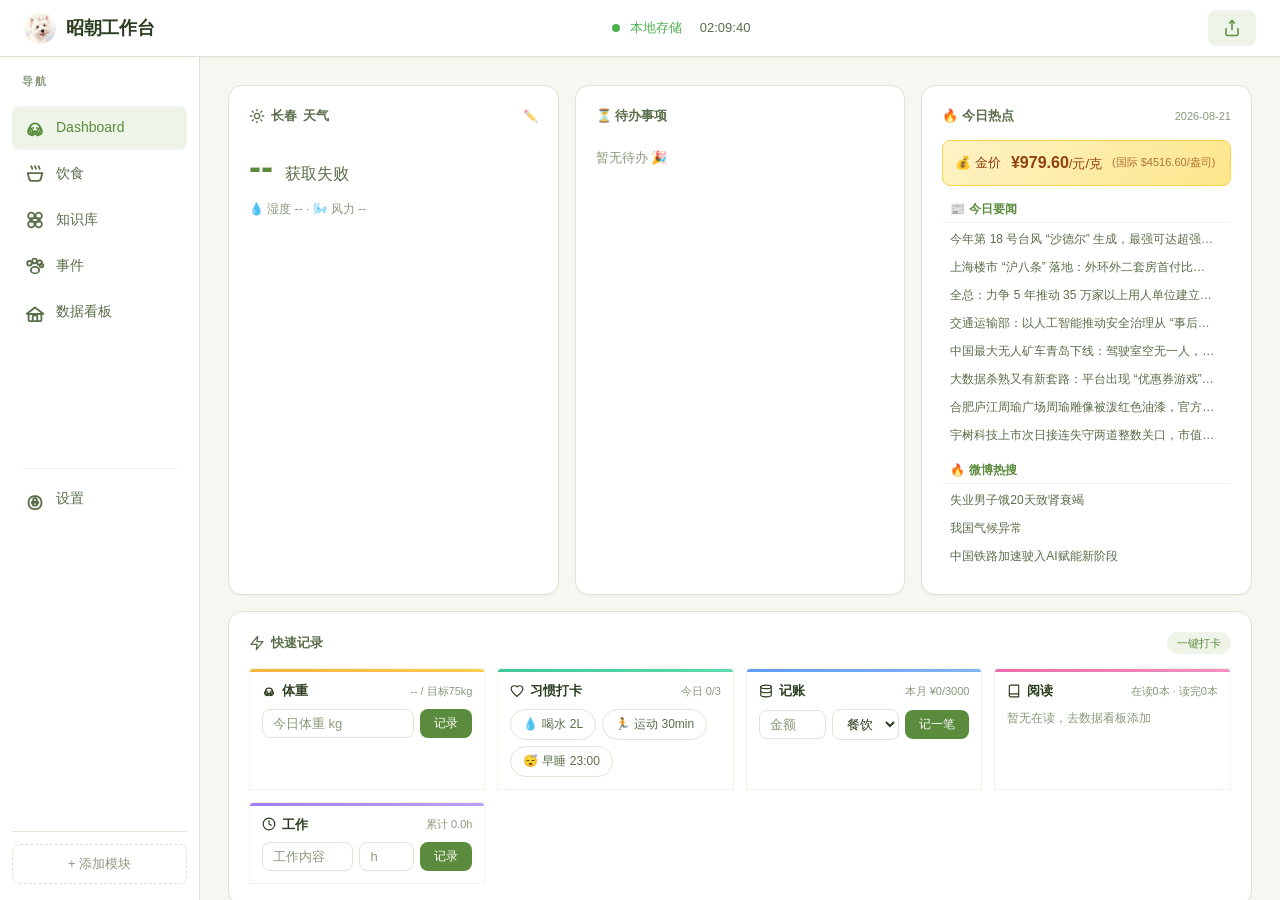
<file: index.html>
<!DOCTYPE html>
<html lang="zh-CN">
<head>
<meta charset="UTF-8">
<meta name="viewport" content="width=device-width, initial-scale=1.0, maximum-scale=1.0, user-scalable=no">
<title>昭朝工作台</title>
<link rel="icon" type="image/jpeg" href="favicon.jpg">
<link rel="apple-touch-icon" href="favicon.jpg">
<link rel="manifest" href="manifest.json">
<meta name="theme-color" content="#4f46e5">
<meta name="apple-mobile-web-app-capable" content="yes">
<meta name="apple-mobile-web-app-status-bar-style" content="default">
<meta name="apple-mobile-web-app-title" content="昭朝工作台">
<link rel="stylesheet" href="style.css">
<!-- Chart.js 不再阻塞首屏：进入数据看板时按需加载（见 app.js loadChartJs） -->
</head>
<body>

<div class="app-container">
  <!-- 顶部状态栏 -->
  <header class="top-bar">
    <div class="logo-area">
      <div class="logo-icon">
        <img src="favicon.jpg" alt="昭朝">
      </div>
      <span class="logo-text">昭朝工作台</span>
    </div>
    <div class="status-area">
      <span class="status-dot pulse"></span>
      <span class="status-text" id="statusText">本地存储</span>
      <span class="time-display" id="timeDisplay">--</span>
    </div>
    <button class="share-btn" onclick="shareWorkspace()" title="分享链接">
      <svg width="18" height="18" viewBox="0 0 24 24" fill="none" stroke="currentColor" stroke-width="2"><path d="M4 12v8a2 2 0 002 2h12a2 2 0 002-2v-8"/><polyline points="16 6 12 2 8 6"/><line x1="12" y1="2" x2="12" y2="15"/></svg>
    </button>
  </header>

  <div class="main-layout">
    <!-- 桌面端侧边栏 -->
    <nav class="sidebar" id="sidebar">
      <div class="nav-header">导航</div>
      <div class="nav-items" id="navItems"></div>
      <div class="nav-divider"></div>
      <div class="nav-items" id="navBottomItems"></div>
      <div class="nav-footer">
        <button class="nav-add-btn" onclick="addModule()">+ 添加模块</button>
      </div>
    </nav>

    <!-- 主内容区 -->
    <main class="content" id="mainContent">
      <!-- Dashboard 页面 -->
      <section class="page active" id="page-dashboard">
        <div class="dashboard-grid" id="dashboardGrid">
          <!-- 动态渲染 -->
        </div>
      </section>

      <!-- 饮食记录页面 -->
      <section class="page" id="page-meals">
        <div class="page-header">
          <h2>🍽️ 饮食记录</h2>
          <span class="page-subtitle">来自饭搭子 · 吃了什么 · 吃得怎么样</span>
          <button class="btn-secondary" onclick="loadMeals(true)" style="margin-left:auto">🔄 刷新</button>
        </div>
        <div id="mealsDiagnostics" class="meals-diagnostics" aria-live="polite"></div>
        <div id="mealsContent"><p style="color:var(--text-muted)">加载中…</p></div>
      </section>

      <!-- 知识库页面 -->
      <section class="page" id="page-knowledge">
        <div class="page-header">
          <h2>📚 知识库</h2>
          <span class="page-subtitle">浏览器本地存储 · 数据私有</span>
          <button class="btn-primary" onclick="toggleKnowledgeForm()" style="margin-left:auto">+ 新建文档</button>
        </div>
        <div class="stats-row" id="knowledgeStats"></div>
        <div class="event-form" id="knowledgeForm" style="display:none">
          <input type="text" id="knowledgeTitle" placeholder="文档标题（如：配电线路故障排查指南）">
          <textarea id="knowledgeContent" placeholder="文档内容（Markdown 格式）" rows="6"></textarea>
          <div style="display:flex;gap:8px;margin-top:4px">
            <button class="btn-primary" onclick="saveKnowledge()">保存到知识库</button>
            <button class="btn-secondary" onclick="toggleKnowledgeForm()">取消</button>
          </div>
        </div>
        <div class="search-box">
          <input type="text" id="knowledgeSearch" placeholder="搜索知识库..." oninput="searchKnowledge()">
        </div>
        <div class="knowledge-list" id="knowledgeList"></div>
      </section>

      <!-- 事件记录页面 -->
      <section class="page" id="page-events">
        <div class="page-header">
          <h2>📅 事件记录</h2>
          <span class="page-subtitle">待办 · 笔记 · 日程</span>
          <button class="btn-primary" onclick="addEvent()">+ 新建事件</button>
        </div>
        <div class="event-form" id="eventForm" style="display:none;">
          <input type="text" id="eventTitle" placeholder="事件标题...（日程可含日期如“明天下午开会”）">
          <textarea id="eventContent" placeholder="事件内容..." rows="3"></textarea>
          <select id="eventType">
            <option value="todo">待办</option>
            <option value="note">笔记</option>
            <option value="schedule">日程</option>
          </select>
          <button class="btn-primary" onclick="saveEvent()">保存</button>
          <button class="btn-secondary" onclick="toggleEventForm()">取消</button>
        </div>
        <!-- 日历视图 -->
        <div class="calendar-view" id="calendarView">
          <div class="cal-nav">
            <button class="cal-nav-btn" onclick="calPrevMonth()">◀</button>
            <span class="cal-month-title" id="calMonthTitle"></span>
            <button class="cal-nav-btn" onclick="calNextMonth()">▶</button>
            <button class="cal-today-btn" onclick="calGoToday()">今天</button>
          </div>
          <div class="cal-weekdays">
            <div class="cal-weekday weekend">日</div><div class="cal-weekday">一</div><div class="cal-weekday">二</div><div class="cal-weekday">三</div><div class="cal-weekday">四</div><div class="cal-weekday">五</div><div class="cal-weekday weekend">六</div>
          </div>
          <div class="cal-grid" id="calGrid"></div>
          <div class="cal-legend" id="calLegend">
            <div class="cal-legend-title">📋 本月日程</div>
            <div class="cal-legend-list" id="calLegendList"></div>
          </div>
        </div>
        <div class="event-list" id="eventList"></div>
      </section>

      <!-- 数据看板页面 -->
      <section class="page" id="page-dashboard-data">
        <div class="page-header">
          <h2>📊 数据看板</h2>
          <span class="page-subtitle">体重 · 习惯 · 记账 · 阅读 · 工作</span>
        </div>
        <div class="data-tabs" id="dataTabs">
          <button class="data-tab active" onclick="switchDataTab('weight')">⚖️ 体重追踪</button>
          <button class="data-tab" onclick="switchDataTab('habits')">✅ 习惯打卡</button>
          <button class="data-tab" onclick="switchDataTab('ledger')">💰 记账本</button>
          <button class="data-tab" onclick="switchDataTab('reading')">📚 阅读记录</button>
          <button class="data-tab" onclick="switchDataTab('worklog')">📋 工作记录</button>
        </div>
        <div class="data-tab-content" id="dataTabContent"></div>
      </section>

      <!-- 管理员后台页面 -->
      <section class="page" id="page-admin">
        <div class="page-header">
          <h2>🔧 管理后台</h2>
          <span class="page-subtitle">用户管理 · 数据统计 · 系统概览</span>
        </div>
        <div class="admin-stats" id="adminStats"></div>
        <div class="settings-section">
          <h3>👥 用户列表</h3>
          <div id="adminUserList"><p style="color:var(--text-muted);font-size:13px">加载中…</p></div>
        </div>
        <div class="settings-section">
          <h3>📊 数据概览</h3>
          <div id="adminDataOverview"><p style="color:var(--text-muted);font-size:13px">加载中…</p></div>
        </div>
      </section>

      <!-- 设置页面 -->
      <section class="page" id="page-settings">
        <div class="page-header">
          <h2>⚙️ 设置</h2>
          <span class="page-subtitle">主题 · 备份 · 关于</span>
        </div>

        <!-- 主题切换 -->
        <div class="settings-section">
          <h3>🎨 主题风格</h3>
          <div class="theme-grid" id="themeGrid"></div>
        </div>

        <!-- 云同步（Supabase，可选） -->
        <div class="settings-section">
          <h3>☁️ 云同步（Supabase）</h3>
          <p style="font-size:13px;color:var(--text-muted);margin-bottom:14px">
            可选：登录后多设备数据自动同步。本地数据始终保留，未登录时一切照旧。
          </p>
          <div id="syncSection"><p style="font-size:12px;color:var(--text-muted)">加载中…</p></div>
        </div>

        <!-- 管理员快捷入口（仅管理员可见，由 sync.js 动态渲染） -->
        <div class="settings-section" id="adminSection" style="display:none"></div>

        <!-- 备份恢复 -->
        <div class="settings-section">
          <h3>💾 数据备份</h3>
          <p style="font-size:13px;color:var(--text-muted);margin-bottom:14px">
            导出所有数据为 JSON 文件。恢复时会将数据导入当前浏览器存储。
          </p>
          <div class="backup-actions">
            <button class="btn-primary" onclick="exportData()">📥 导出数据备份</button>
            <button class="btn-secondary" onclick="document.getElementById('importFile').click()">📤 导入数据恢复</button>
            <button class="btn-secondary" onclick="shareDiaryData()">📝 分享今日日记数据</button>
            <input type="file" id="importFile" accept=".json" style="display:none" onchange="importData(event)">
          </div>
          <p style="font-size:12px;color:var(--text-muted);margin-top:10px">
            ⚠️ 导入会覆盖现有数据，建议先导出备份。「日记数据」是给 Echo Diary 用的当日摘要 JSON（也可直接访问 <a href="?diary=1" target="_blank">?diary=1</a> 获取）。
          </p>
        </div>

        <!-- 关于 -->
        <div class="settings-section">
          <h3>ℹ️ 关于昭朝工作台</h3>
          <div class="about-info">
            <div><strong>版本：</strong>v3.0 邮箱登录+管理后台版</div>
            <div><strong>形态：</strong>西高地白梗小狗 🐶</div>
            <div><strong>技术栈：</strong>HTML/CSS/JS + Chart.js + localStorage + Supabase（可选）</div>
            <div><strong>数据存储：</strong>浏览器 localStorage 优先，可选云同步（登录隔离）</div>
            <div><strong>追踪数据：</strong>体重 · 习惯 · 记账 · 阅读 · 工作 · 饮食（饭搭子）</div>
            <div><strong>信息聚合：</strong>天气 · 热搜 · 快捷入口</div>
            <div><strong>Echo Diary：</strong>?diary=1 导出当日日记数据（供快捷指令/LLM 使用）</div>
            <div><strong>主题：</strong>8 套风格包（灵感源自不一书个人工作台生成器）</div>
            <div><strong>部署：</strong>可托管在任何静态服务（CloudStudio / GitHub Pages / Vercel）</div>
          </div>
        </div>
      </section>
    </main>
  </div>

  <!-- 移动端底部导航 -->
  <nav class="mobile-nav" id="mobileNav"></nav>
</div>

<!-- 知识库文档查看弹窗 -->
<div class="modal-overlay" id="knowledgeModal" style="display:none;" onclick="if(event.target===this)closeKnowledgeModal()">
  <div class="modal-content">
    <div class="modal-header">
      <span class="modal-title" id="kmTitle">文档查看</span>
      <button class="modal-close" onclick="closeKnowledgeModal()">✕</button>
    </div>
    <div class="modal-body">
      <pre class="knowledge-viewer" id="kmContent"></pre>
    </div>
    <div class="modal-footer">
      <button class="btn-primary" id="kmDeleteBtn" style="background:var(--accent-amber)">🗑️ 删除此文档</button>
      <button class="btn-secondary" onclick="closeKnowledgeModal()">关闭</button>
    </div>
  </div>
</div>

<!-- 成就弹窗 -->
<div class="achievement-toast" id="achievementToast" style="display:none;">
  <div class="achievement-content">
    <span class="achievement-icon" id="achievementIcon">⭐</span>
    <div>
      <div class="achievement-name" id="achievementName"></div>
      <div class="achievement-desc" id="achievementDesc"></div>
    </div>
  </div>
</div>

<script>
(function(){
  var params = new URLSearchParams(location.search);
  var s = document.createElement('script');
  if (params.get('diary')) {
    // 日记导出模式：只加载轻量 diary.js，输出当日数据 JSON
    s.src = 'diary.js?v=1';
  } else {
    s.src = 'app.js?v=30';
  }
  document.body.appendChild(s);
  if (!params.get('diary')) {
    // 云同步模块（可选，未配置时不加载任何外部资源）
    var sm = document.createElement('script');
    sm.type = 'module';
    sm.src = 'sync.js?v=11';
    document.body.appendChild(sm);
    // 日记分享按钮函数（普通模式常驻）
    var sd = document.createElement('script');
    sd.src = 'diary.js?v=1';
    document.body.appendChild(sd);
  }
})();
</script>
<script>
(function(){
  if (new URLSearchParams(location.search).get('diary')) return; // 导出模式不需要图标替换
  var c=setInterval(function(){if(typeof petIcon==='function'){clearInterval(c);
document.querySelectorAll('h2').forEach(function(h){var t=h.innerHTML;t=t.replace('📚',petIcon('knowledge',20));t=t.replace('🍽️',petIcon('meals',20));t=t.replace('📅',petIcon('events',20));t=t.replace('📊',petIcon('dashboard-data',20));t=t.replace('⚙️',petIcon('settings',20));h.innerHTML=t;});
document.querySelectorAll('.data-tab').forEach(function(b){var h=b.innerHTML;h=h.replace('⚖️',petIcon('dashboard',14));h=h.replace('✅',petIcon('heart',14));h=h.replace('💰',petIcon('coin',14));h=h.replace('📚',petIcon('book',14));h=h.replace('📋',petIcon('clock',14));b.innerHTML=h;});
var lg=document.querySelector('.cal-legend-title');if(lg)lg.innerHTML=lg.innerHTML.replace('📋',petIcon('events',14));
var ac=document.getElementById('achievementIcon');if(ac)ac.innerHTML=petIcon('trophy',28);
}},50);})();
</script>
</body>
</html>
</file>
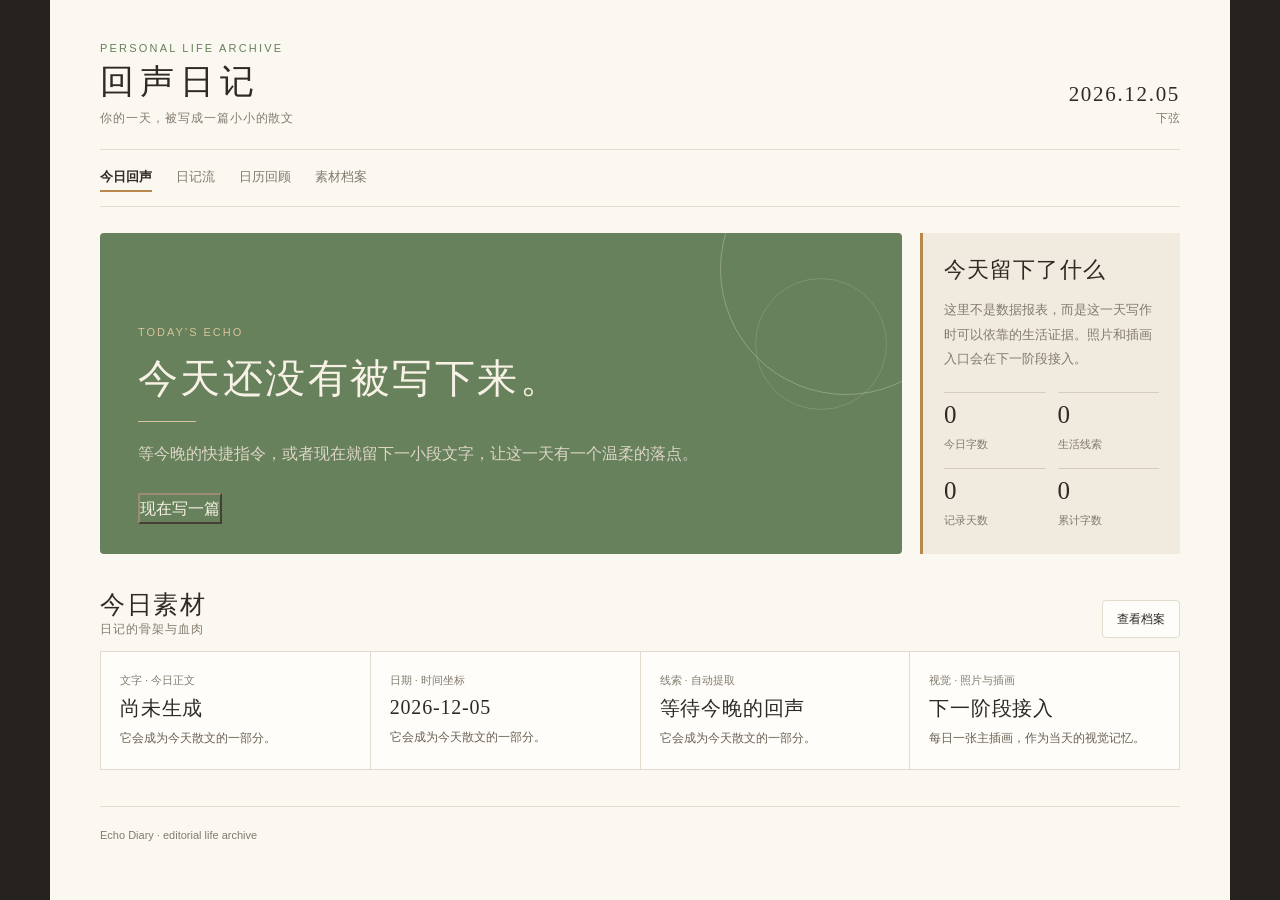
<file: echodiary.html>
<!DOCTYPE html>
<html lang="zh-CN">
<head>
<meta charset="UTF-8">
<meta name="viewport" content="width=device-width, initial-scale=1, viewport-fit=cover, user-scalable=no">
<meta name="theme-color" content="#fbf8f1">
<meta name="apple-mobile-web-app-capable" content="yes">
<meta name="apple-mobile-web-app-status-bar-style" content="default">
<title>回声日记 · Echo Diary</title>
<style>
:root{--paper:#fbf8f1;--paper-deep:#f1eadf;--ink:#2f2a24;--muted:#827a6e;--line:#e3dbce;--leaf:#66815b;--leaf-soft:#e7eee2;--amber:#b8874b;--amber-soft:#f4ead9;--rust:#a65f4d;--white:#fffdf9;--sans:"Noto Sans SC","PingFang SC","Microsoft YaHei",sans-serif;--serif:"Noto Serif SC","Source Han Serif SC","Songti SC","STSong",serif;--hand:"Kaiti SC","STKaiti","FZKai-Z03","KaiTi",serif;--display:"Hiragino Mincho ProN","Yu Mincho","Noto Serif SC","Songti SC",serif}
*{box-sizing:border-box;margin:0;padding:0;-webkit-tap-highlight-color:transparent}html{background:#26231f}body{max-width:1180px;margin:auto;min-height:100vh;background:var(--paper);color:var(--ink);font-family:var(--sans);line-height:1.7;padding:env(safe-area-inset-top) 28px calc(42px + env(safe-area-inset-bottom));}button,input{font:inherit}button{cursor:pointer}a{color:inherit}.shell{max-width:1080px;margin:auto}.mast{display:flex;align-items:flex-end;justify-content:space-between;padding:42px 0 22px;border-bottom:1px solid var(--line)}.brand-kicker{font:11px var(--sans);letter-spacing:.2em;color:var(--leaf);text-transform:uppercase}.brand{font:500 34px var(--display);letter-spacing:.18em;margin-top:5px;text-shadow:0 1px 0 #fff}.brand-sub{font:12px var(--hand);color:var(--muted);margin-top:5px;letter-spacing:.08em}.mast-side{text-align:right;color:var(--muted);font:12px var(--hand)}.mast-side strong{display:block;color:var(--ink);font:500 21px var(--display);font-weight:500;margin-bottom:3px;letter-spacing:.08em}.tabs{display:flex;gap:24px;padding:14px 0;border-bottom:1px solid var(--line);overflow:auto}.tab{border:0;background:none;color:var(--muted);font:13px var(--sans);padding:4px 0;white-space:nowrap;border-bottom:2px solid transparent}.tab.active{color:var(--ink);border-color:var(--amber);font-weight:600}.view{display:none}.view.active{display:block}.today-layout{display:grid;grid-template-columns:minmax(0,1fr) 260px;gap:18px;margin:26px 0 34px}.hero{position:relative;overflow:hidden;background:var(--ink);color:#f8f1e5;min-height:315px;padding:34px 38px 30px;display:flex;flex-direction:column;justify-content:flex-end;border-radius:4px}.hero:before{content:"";position:absolute;right:-70px;top:-90px;width:250px;height:250px;border:1px solid rgba(244,234,217,.3);border-radius:50%}.hero:after{content:"";position:absolute;right:15px;top:45px;width:130px;height:130px;border:1px solid rgba(244,234,217,.17);border-radius:50%}.hero-empty{background:var(--leaf);}.hero-label{font:11px var(--sans);letter-spacing:.18em;color:#d9c29b;text-transform:uppercase;margin-bottom:15px}.hero h1{font:500 40px/1.28 var(--display);letter-spacing:.06em;max-width:720px;position:relative;z-index:1}.hero h1:after{content:"";display:block;width:58px;height:1px;background:#d9c29b;margin-top:17px}.hero p{font:16px/2.15 var(--hand);color:#ded5c7;max-width:650px;margin-top:15px;display:-webkit-box;-webkit-line-clamp:4;-webkit-box-orient:vertical;overflow:hidden;position:relative;z-index:1}.hero-actions{display:flex;gap:9px;margin-top:22px;position:relative;z-index:1}.btn{border:1px solid var(--line);background:var(--white);color:var(--ink);border-radius:4px;padding:8px 14px;font-size:12px}.btn-dark{border-color:#9b8b76;background:transparent;color:#f8f1e5}.btn-leaf{border:0;background:var(--leaf);color:#fff;padding:9px 15px;border-radius:4px;font-size:12px}.aside{background:var(--paper-deep);padding:22px 21px;border-left:3px solid var(--amber);display:flex;flex-direction:column;justify-content:space-between}.aside-title{font:500 22px var(--display);letter-spacing:.05em;margin-bottom:13px}.aside-note{font:13px/1.9 var(--hand);color:var(--muted)}.stat-list{display:grid;grid-template-columns:1fr 1fr;gap:12px;margin-top:20px}.stat{border-top:1px solid #d7cbbb;padding-top:8px}.stat b{display:block;font:25px var(--serif);font-weight:500}.stat span{font-size:11px;color:var(--muted)}.section-head{display:flex;align-items:flex-end;justify-content:space-between;margin:22px 0 13px}.section-head h2{font:500 25px var(--display);letter-spacing:.06em}.section-head p{font:12px var(--hand);color:var(--muted);letter-spacing:.08em}.toolbar{display:flex;gap:9px;align-items:center;flex-wrap:wrap;margin-bottom:15px}.search{flex:1;min-width:180px;border:1px solid var(--line);background:var(--white);padding:9px 12px;border-radius:4px;color:var(--ink);font-size:13px}.select{border:1px solid var(--line);background:var(--white);padding:9px 10px;border-radius:4px;color:var(--ink);font-size:12px}.story-list{display:grid;grid-template-columns:repeat(2,minmax(0,1fr));gap:1px;background:var(--line);border:1px solid var(--line)}.story{background:var(--white);min-height:205px;padding:23px 24px;position:relative;cursor:pointer;transition:background .18s}.story:hover{background:#f7f2e8}.story-date{font-size:11px;color:var(--muted);letter-spacing:.08em}.story-title{font:500 23px/1.4 var(--display);margin:13px 0 8px;letter-spacing:.04em;padding-right:26px}.story-preview{font:15px/2.05 var(--serif);color:#61594e;display:-webkit-box;-webkit-line-clamp:4;-webkit-box-orient:vertical;overflow:hidden}.story-foot{display:flex;gap:6px;flex-wrap:wrap;margin-top:17px}.tag{font-size:10px;color:var(--leaf);background:var(--leaf-soft);padding:2px 7px;border-radius:2px}.fav{position:absolute;right:20px;top:20px;border:0;background:none;color:#c2b8a8;font-size:19px}.fav.on{color:var(--amber)}.empty{padding:65px 18px;text-align:center;color:var(--muted);background:var(--white);grid-column:1/-1}.empty strong{display:block;color:var(--ink);font:24px var(--serif);font-weight:500;margin-bottom:8px}.calendar{border:1px solid var(--line);background:var(--white);padding:20px}.cal-head{display:flex;align-items:center;justify-content:space-between;margin-bottom:16px}.cal-head h2{font:23px var(--serif);font-weight:500}.cal-nav{border:1px solid var(--line);background:var(--paper);padding:5px 9px;color:var(--muted)}.cal-grid{display:grid;grid-template-columns:repeat(7,1fr);gap:5px}.cal-week,.cal-day{min-height:47px;padding:6px;border:1px solid transparent}.cal-week{text-align:center;font-size:11px;color:var(--muted)}.cal-day{background:var(--paper);font-size:12px;position:relative;cursor:pointer}.cal-day.other{opacity:.35}.cal-day.has{border-color:#d1ddc9}.cal-day.today{outline:2px solid var(--amber);outline-offset:-2px}.cal-dot{position:absolute;bottom:7px;left:8px;width:6px;height:6px;border-radius:50%;background:var(--leaf)}.cal-day.fav-day .cal-dot{background:var(--amber)}.materials{display:grid;grid-template-columns:repeat(4,1fr);gap:1px;background:var(--line);border:1px solid var(--line)}.material{background:var(--white);padding:19px}.material small{display:block;color:var(--muted);font-size:11px;margin-bottom:5px}.material b{font:500 20px var(--display);letter-spacing:.04em}.material p{font:12px/1.8 var(--hand);color:#696154;margin-top:5px}.footer{margin-top:36px;border-top:1px solid var(--line);padding-top:19px;color:var(--muted);font-size:11px;display:flex;justify-content:space-between;gap:10px;flex-wrap:wrap}.reader,.editor{position:fixed;inset:0;z-index:50;display:none;overflow-y:auto;background:var(--paper);padding:env(safe-area-inset-top) 28px calc(40px + env(safe-area-inset-bottom))}.reader.open,.editor.open{display:block}.reader-inner,.editor-inner{max-width:760px;margin:auto}.reader-bar,.editor-bar{display:flex;justify-content:space-between;align-items:center;padding:25px 0 16px}.icon-btn{border:0;background:none;color:var(--muted);font-size:14px;padding:8px}.reader-meta{text-align:center;color:var(--muted);font-size:12px;letter-spacing:.14em;margin-top:35px}.reader-title{text-align:center;font:500 39px/1.4 var(--display);letter-spacing:.05em;margin:12px 0 21px}.reader-rule{height:1px;width:58px;background:var(--amber);margin:0 auto 32px}.reader-body{font:18px/2.35 var(--serif);color:#484137;white-space:pre-wrap;text-align:justify;letter-spacing:.03em}.reader-actions{display:flex;justify-content:center;gap:9px;padding:34px 0}.editor-title{font:500 22px var(--display);letter-spacing:.06em}.editor input,.editor textarea{width:100%;border:1px solid var(--line);background:var(--white);border-radius:4px;padding:12px 13px;color:var(--ink);font-size:14px}.editor textarea{height:55vh;resize:none;margin-top:11px;font:16px/2 var(--serif)}#toast{position:fixed;z-index:100;left:50%;top:calc(18px + env(safe-area-inset-top));transform:translateX(-50%);background:var(--ink);color:#f8f1e5;border-radius:4px;padding:9px 15px;font-size:12px;opacity:0;pointer-events:none;transition:opacity .2s}#toast.show{opacity:1}@media(max-width:750px){body{padding-left:16px;padding-right:16px}.mast{padding-top:28px}.brand{font-size:27px}.mast-side strong{font-size:17px}.today-layout{grid-template-columns:1fr}.hero{min-height:330px;padding:28px 25px}.hero h1{font-size:31px}.aside{min-height:190px}.story-list{grid-template-columns:1fr}.materials{grid-template-columns:repeat(2,1fr)}.cal-day{min-height:40px}.reader-title{font-size:30px}.reader-body{font-size:16px}}
</style>
</head>
<body>
<div class="shell">
<header class="mast"><div><div class="brand-kicker">personal life archive</div><div class="brand">回声日记</div><div class="brand-sub">你的一天，被写成一篇小小的散文</div></div><div class="mast-side"><strong id="mastDate"></strong><span id="mastMoon"></span></div></header>
<nav class="tabs"><button class="tab active" data-view="today">今日回声</button><button class="tab" data-view="stories">日记流</button><button class="tab" data-view="calendar">日历回顾</button><button class="tab" data-view="materials">素材档案</button></nav>
<main>
<section class="view active" id="view-today"><div class="today-layout"><div class="hero" id="todayHero"></div><aside class="aside"><div><div class="aside-title">今天留下了什么</div><p class="aside-note">这里不是数据报表，而是这一天写作时可以依靠的生活证据。照片和插画入口会在下一阶段接入。</p></div><div class="stat-list"><div class="stat"><b id="todayWords">0</b><span>今日字数</span></div><div class="stat"><b id="todayTags">0</b><span>生活线索</span></div><div class="stat"><b id="totalDays">0</b><span>记录天数</span></div><div class="stat"><b id="totalWords">0</b><span>累计字数</span></div></div></aside></div><div class="section-head"><div><h2>今日素材</h2><p>日记的骨架与血肉</p></div><button class="btn" onclick="switchView('materials')">查看档案</button></div><div class="materials" id="todayMaterials"></div></section>
<section class="view" id="view-stories"><div class="section-head"><div><h2>日记流</h2><p>把时间翻回去，看看那时的你</p></div><button class="btn-leaf" onclick="openEditor()">写一篇</button></div><div class="toolbar"><input class="search" id="searchInput" placeholder="搜索日期、标题或正文" oninput="renderStories()"><select class="select" id="monthSelect" onchange="renderStories()"><option value="all">全部月份</option></select><button class="btn" id="favFilter" onclick="toggleFavFilter()">只看收藏</button></div><div class="story-list" id="storyList"></div></section>
<section class="view" id="view-calendar"><div class="section-head"><div><h2>日历回顾</h2><p>有文字的日子，会留下一个小点</p></div><button class="btn-leaf" onclick="openEditor()">写一篇</button></div><div class="calendar"><div class="cal-head"><button class="cal-nav" onclick="changeMonth(-1)">上一月</button><h2 id="calTitle"></h2><button class="cal-nav" onclick="changeMonth(1)">下一月</button></div><div class="cal-grid" id="calGrid"></div></div></section>
<section class="view" id="view-materials"><div class="section-head"><div><h2>素材档案</h2><p>文字线索与生活坐标</p></div></div><div class="materials" id="archiveMaterials"></div><div class="empty" style="margin-top:16px"><strong>把生活写下来</strong><p>这里会持续汇集你的文字、日期和生活线索。</p></div></section>
</main>
<footer class="footer"><span>Echo Diary · editorial life archive</span><span id="syncSlot"></span></footer>
</div>
<div class="reader" id="reader"><div class="reader-inner"><div class="reader-bar"><button class="icon-btn" onclick="closeReader()">返回日记流</button><div><button class="icon-btn" onclick="toggleCurrentFavorite()" id="readerFav">收藏</button><button class="icon-btn" onclick="editCurrent()">编辑</button></div></div><div class="reader-meta" id="readerMeta"></div><div class="reader-title" id="readerTitle"></div><div class="reader-rule"></div><div class="reader-body" id="readerBody"></div><div class="reader-actions"><button class="btn" onclick="copyCurrent()">复制全文</button><button class="btn" onclick="deleteCurrent()">删除</button></div></div></div>
<div class="editor" id="editor"><div class="editor-inner"><div class="editor-bar"><button class="icon-btn" onclick="closeEditor()">取消</button><div class="editor-title" id="editorTitle">写一篇</div><button class="btn-leaf" onclick="saveEditor()">保存</button></div><input id="edDate" placeholder="日期 YYYY-MM-DD"><input id="edHead" placeholder="标题（可留空）" style="margin-top:10px"><textarea id="edBody" placeholder="落笔……"></textarea></div></div>
<div id="toast"></div>
<script>
const DKEY='zhaozhao-diary',WEEK=['日','一','二','三','四','五','六'],MOONS=['新月','眉月','上弦','盈凸','满月','亏凸','下弦','残月'];let current=null,favOnly=false,calDate=new Date();
function esc(s){return String(s==null?'':s).replace(/[&<>"']/g,c=>({'&':'&amp;','<':'&lt;','>':'&gt;','"':'&quot;',"'":'&#39;'}[c]));}
function loadDiary(){try{return JSON.parse(localStorage.getItem(DKEY)||'[]');}catch(e){return[];}}
function saveDiary(a){localStorage.setItem(DKEY,JSON.stringify(a));renderAll();}
function fmtDate(d){return d.getFullYear()+'-'+String(d.getMonth()+1).padStart(2,'0')+'-'+String(d.getDate()).padStart(2,'0');}
function monthKey(d){return d.slice(0,7)}
function moonOf(s){const syn=29.530588853,days=(new Date(s+'T12:00:00')-new Date('2000-01-06T18:14:00Z'))/86400000;return MOONS[Math.floor((((days%syn)+syn)%syn)/syn*8)%8];}
function today(){return fmtDate(new Date())}
function tagsOf(x){const text=(x.title||'')+' '+(x.content||''),words=['散步','河边','天气','会议','工作','阅读','晚饭','午饭','朋友','雨','风','月亮','夜','公司','家','秋','累','开心','安静'];return words.filter(w=>text.includes(w)).slice(0,4)}
function toast(s){const t=document.getElementById('toast');t.textContent=s;t.classList.add('show');clearTimeout(toast.t);toast.t=setTimeout(()=>t.classList.remove('show'),2200)}
function sorted(){return loadDiary().slice().sort((a,b)=>a.date<b.date?1:-1)}
function openReader(id){const x=loadDiary().find(a=>a.id===id);if(!x)return;current=x;document.getElementById('readerMeta').textContent=x.date+' · 周'+WEEK[new Date(x.date+'T12:00:00').getDay()]+' · '+moonOf(x.date);document.getElementById('readerTitle').textContent=x.title||'回声';document.getElementById('readerBody').textContent=x.content||'';document.getElementById('readerFav').textContent=x.favorite?'已收藏':'收藏';document.getElementById('reader').classList.add('open')}
function closeReader(){document.getElementById('reader').classList.remove('open')}
function toggleCurrentFavorite(){if(!current)return;const a=loadDiary(),x=a.find(v=>v.id===current.id);if(x){x.favorite=!x.favorite;current=x;saveDiary(a);document.getElementById('readerFav').textContent=x.favorite?'已收藏':'收藏';toast(x.favorite?'已收藏':'已取消收藏')}}
function copyCurrent(){if(!current)return;const text=current.title+'\n\n'+current.content+'\n\n—— 回声日记 '+current.date;if(navigator.clipboard)navigator.clipboard.writeText(text).then(()=>toast('已复制全文'));}
function deleteCurrent(){if(!current||!confirm('确定删除 '+current.date+' 这一篇？'))return;saveDiary(loadDiary().filter(x=>x.id!==current.id));closeReader();toast('已删除')}
function editCurrent(){if(current){closeReader();openEditor(current)}}
function openEditor(x){document.getElementById('editorTitle').textContent=x?'修改日记':'写一篇';document.getElementById('edDate').value=x?x.date:today();document.getElementById('edHead').value=x?(x.title||''):'';document.getElementById('edBody').value=x?(x.content||''):'';document.getElementById('editor').dataset.id=x?x.id:'';document.getElementById('editor').classList.add('open')}
function closeEditor(){document.getElementById('editor').classList.remove('open')}
function saveEditor(){const date=document.getElementById('edDate').value.trim(),title=document.getElementById('edHead').value.trim(),content=document.getElementById('edBody').value.trim();if(!/^\d{4}-\d{2}-\d{2}$/.test(date)){toast('日期格式应为 YYYY-MM-DD');return}if(!content){toast('正文不能为空');return}const a=loadDiary(),id=document.getElementById('editor').dataset.id;let x=id?a.find(v=>v.id===id):{id:'e'+Date.now().toString(36),date,title,content,createdAt:new Date().toISOString()};if(!x)return;x.date=date;x.title=title;x.content=content;if(!id)a.push(x);saveDiary(a);closeEditor();toast('日记已保存')}
function hero(){const x=sorted().find(v=>v.date===today()),h=document.getElementById('todayHero');if(!x){h.className='hero hero-empty';h.innerHTML='<div class="hero-label">Today’s echo</div><h1>今天还没有被写下来。</h1><p>等今晚的快捷指令，或者现在就留下一小段文字，让这一天有一个温柔的落点。</p><div class="hero-actions"><button class="btn-dark" onclick="openEditor()">现在写一篇</button></div>';return}h.className='hero';const first=(x.content||'').split('\n').find(v=>v.trim())||'今天的回声已经收下。';h.innerHTML='<div class="hero-label">Today’s echo · '+esc(x.date)+'</div><h1>'+esc(x.title||first.slice(0,22))+'</h1><p>'+esc(x.content||'')+'</p><div class="hero-actions"><button class="btn-dark" onclick="openReader(\''+esc(x.id)+'\')">进入沉浸阅读</button><button class="btn-dark" onclick="toggleFavoriteById(\''+esc(x.id)+'\')">'+(x.favorite?'已收藏':'收藏这一天')+'</button></div>'}
function toggleFavoriteById(id){const a=loadDiary(),x=a.find(v=>v.id===id);if(x){x.favorite=!x.favorite;saveDiary(a);toast(x.favorite?'已收藏':'已取消收藏')}}
function renderStats(){const a=sorted(),td=a.find(x=>x.date===today()),days=new Set(a.map(x=>x.date));document.getElementById('todayWords').textContent=td?(td.content||'').length:0;document.getElementById('todayTags').textContent=td?tagsOf(td).length:0;document.getElementById('totalDays').textContent=days.size;document.getElementById('totalWords').textContent=a.reduce((n,x)=>n+(x.content||'').length,0);document.getElementById('mastDate').textContent=today().replaceAll('-','.');document.getElementById('mastMoon').textContent=moonOf(today())}
function materials(){const x=sorted().find(v=>v.date===today()),items=x?[['文字','正文',((x.content||'').length)+' 字'],['日期','时间坐标',x.date],['线索','自动提取',tagsOf(x).join(' · ')||'等待更多素材'],['视觉','照片与插画','下一阶段接入']]:[['文字','今日正文','尚未生成'],['日期','时间坐标',today()],['线索','自动提取','等待今晚的回声'],['视觉','照片与插画','下一阶段接入']];return items.map(a=>'<div class="material"><small>'+a[0]+' · '+a[1]+'</small><b>'+esc(a[2])+'</b><p>'+esc(a[0]==='视觉'?'每日一张主插画，作为当天的视觉记忆。':'它会成为今天散文的一部分。')+'</p></div>').join('')}
function renderStories(){const a=sorted(),q=(document.getElementById('searchInput')?.value||'').trim().toLowerCase(),m=document.getElementById('monthSelect')?.value||'all',list=a.filter(x=>(m==='all'||monthKey(x.date)===m)&&(!favOnly||x.favorite)&&(!q||((x.title||'')+' '+(x.content||'')+' '+x.date).toLowerCase().includes(q))),box=document.getElementById('storyList');box.innerHTML=list.length?list.map(x=>{const tags=tagsOf(x);return '<article class="story" onclick="openReader(\''+esc(x.id)+'\')"><button class="fav '+(x.favorite?'on':'')+'" onclick="event.stopPropagation();toggleFavoriteById(\''+esc(x.id)+'\')">'+(x.favorite?'●':'○')+'</button><div class="story-date">'+esc(x.date)+' · 周'+WEEK[new Date(x.date+'T12:00:00').getDay()]+' · '+moonOf(x.date)+'</div><h3 class="story-title">'+esc(x.title||'回声')+'</h3><p class="story-preview">'+esc(x.content||'')+'</p><div class="story-foot">'+tags.map(t=>'<span class="tag">'+esc(t)+'</span>').join('')+'</div></article>'}).join(''):'<div class="empty"><strong>还没有符合条件的回声</strong><p>换个关键词，或者先写下今天。</p></div>'}
function fillMonths(){const s=document.getElementById('monthSelect'),old=s.value||'all',ms=[...new Set(sorted().map(x=>monthKey(x.date)))];s.innerHTML='<option value="all">全部月份</option>'+ms.map(m=>'<option value="'+m+'">'+m.replace('-',' 年 ')+' 月</option>').join('');s.value=ms.includes(old)?old:'all'}
function toggleFavFilter(){favOnly=!favOnly;document.getElementById('favFilter').textContent=favOnly?'显示全部':'只看收藏';renderStories()}
function changeMonth(n){calDate.setMonth(calDate.getMonth()+n);renderCalendar()}
function renderCalendar(){const y=calDate.getFullYear(),m=calDate.getMonth(),a=sorted(),map={};a.forEach(x=>map[x.date]=x);document.getElementById('calTitle').textContent=y+' 年 '+(m+1)+' 月';const first=new Date(y,m,1),start=first.getDay(),last=new Date(y,m+1,0).getDate(),prev=new Date(y,m,0).getDate(),cells=[];['日','一','二','三','四','五','六'].forEach(d=>cells.push('<div class="cal-week">'+d+'</div>'));for(let i=0;i<42;i++){const num=i-start+1,d=new Date(y,m,num),key=fmtDate(d),x=map[key],other=num<1||num>last;cells.push('<div class="cal-day '+(other?'other ':'')+(x?'has ':'')+(key===today()?'today ':'')+(x&&x.favorite?'fav-day':'')+'" onclick="'+(x?'openReader(\''+esc(x.id)+'\')':'')+'">'+d.getDate()+(x?'<i class="cal-dot"></i>':'')+'</div>')}document.getElementById('calGrid').innerHTML=cells.join('')}
function switchView(v){document.querySelectorAll('.tab').forEach(t=>t.classList.toggle('active',t.dataset.view===v));document.querySelectorAll('.view').forEach(x=>x.classList.toggle('active',x.id==='view-'+v));if(v==='stories'){fillMonths();renderStories()}if(v==='calendar')renderCalendar()}
function renderAll(){hero();renderStats();document.getElementById('todayMaterials').innerHTML=materials();document.getElementById('archiveMaterials').innerHTML=materials();fillMonths();renderStories();renderCalendar()}
document.querySelectorAll('.tab').forEach(t=>t.addEventListener('click',()=>switchView(t.dataset.view)));
(function handleSave(){if(location.hash.indexOf('#save')!==0)return;const q=new URLSearchParams(location.hash.slice(5)),date=q.get('d')||today(),title=(q.get('t')||'').trim(),content=q.get('c')||'';if(content&&/^\d{4}-\d{2}-\d{2}$/.test(date)){const a=loadDiary(),old=a.find(x=>x.date===date&&x.auto),item={id:old?old.id:'a'+date.replace(/-/g,''),date,title,content,auto:true,createdAt:new Date().toISOString(),favorite:old?!!old.favorite:false};if(old)a[a.indexOf(old)]=item;else a.push(item);localStorage.setItem(DKEY,JSON.stringify(a))}history.replaceState(null,'',location.pathname)})();
function buildNav(){renderAll()}
renderAll();
</script>
<script type="module" src="sync.js?v=10"></script>
</body>
</html>
</file>
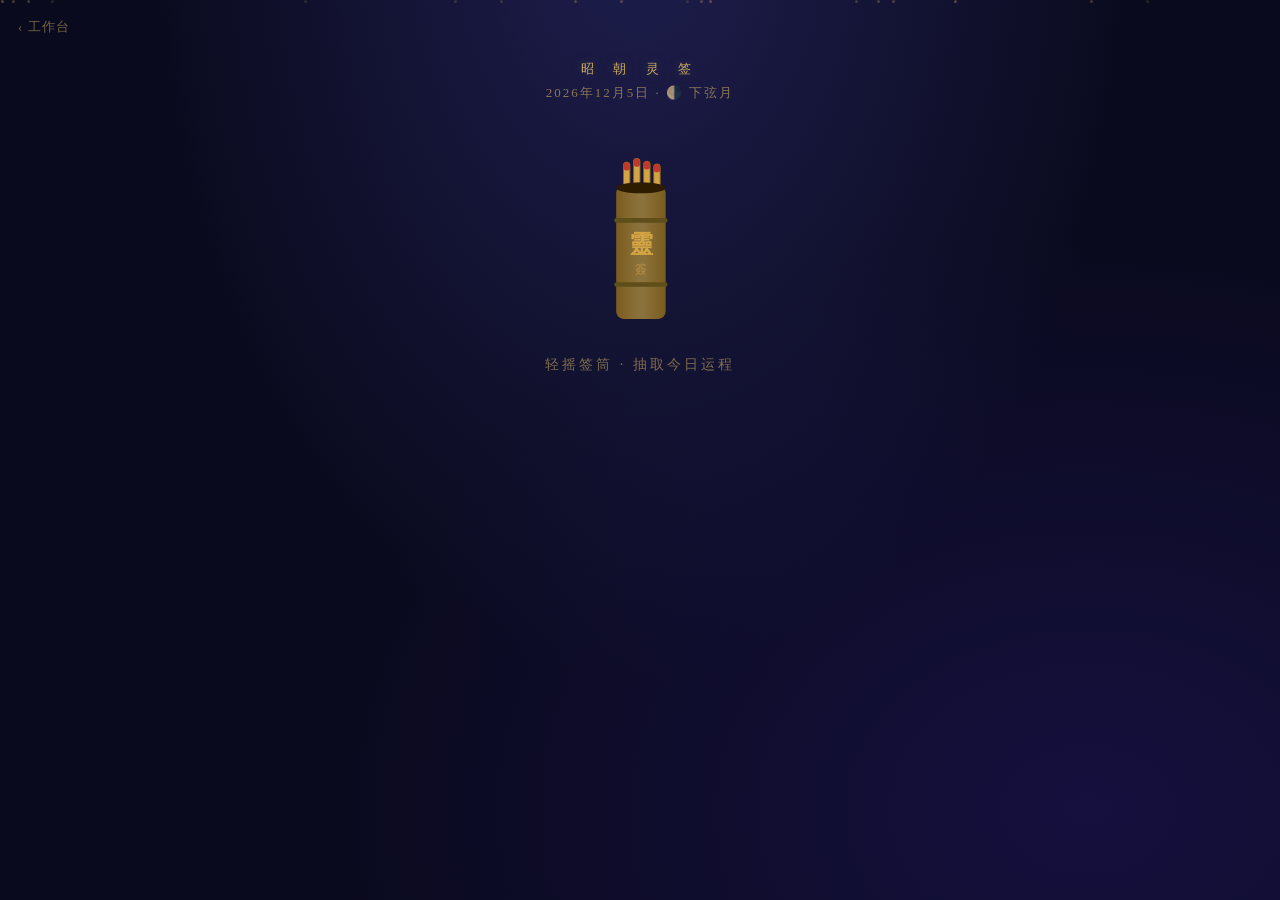
<file: fortune.html>
<!DOCTYPE html>
<html lang="zh-CN">
<head>
<meta charset="UTF-8">
<meta name="viewport" content="width=device-width,initial-scale=1,maximum-scale=1,user-scalable=no">
<meta name="apple-mobile-web-app-capable" content="yes">
<meta name="theme-color" content="#0a0a1e">
<title>昭朝灵签 · 今日小签</title>
<style>
*{margin:0;padding:0;box-sizing:border-box}
html{font-size:16px}
body{
  min-height:100vh;
  display:flex;flex-direction:column;align-items:center;justify-content:flex-start;
  padding:60px 16px 40px;
  background:radial-gradient(ellipse at 50% -10%,#1e1e4e 0%,transparent 55%),radial-gradient(ellipse at 85% 90%,#15103e 0%,transparent 50%),#0a0a1e;
  font-family:"Noto Serif SC","Songti SC","STSong",serif;
  overflow-x:hidden;color:#3e2723;-webkit-tap-highlight-color:transparent;
}
.particles{position:fixed;inset:0;pointer-events:none;overflow:hidden;z-index:0}
.particle{position:absolute;width:3px;height:3px;background:#c9a961;border-radius:50%;animation:float 9s linear infinite}
@keyframes float{0%{transform:translateY(105vh) translateX(0);opacity:0}8%{opacity:.35}92%{opacity:.35}100%{transform:translateY(-5vh) translateX(30px);opacity:0}}
.back-link{position:fixed;top:18px;left:18px;color:rgba(201,169,97,.55);font-size:13px;text-decoration:none;z-index:10;letter-spacing:1px}
.back-link:active{color:#c9a961}
.page-title{color:#c9a961;font-size:13px;letter-spacing:8px;margin-bottom:6px;text-shadow:0 0 12px rgba(201,169,97,.25);z-index:1}
.date-header{color:rgba(201,169,97,.65);font-size:13px;letter-spacing:2px;margin-bottom:24px;z-index:1}

/* ===== 摇签 ===== */
.shake-stage{display:flex;flex-direction:column;align-items:center;gap:20px;animation:fadeUp .6s ease;z-index:1}
.shake-stage.hidden{display:none}
@keyframes fadeUp{from{opacity:0;transform:translateY(20px)}to{opacity:1;transform:translateY(0)}}
.bamboo-holder{width:110px;height:190px;position:relative;cursor:pointer;animation:sway 3s ease-in-out infinite}
@keyframes sway{0%,100%{transform:rotate(-2.5deg)}50%{transform:rotate(2.5deg)}}
.bamboo-holder.shaking{animation:shakeHard .09s linear infinite}
@keyframes shakeHard{0%{transform:translate(0,0) rotate(-7deg)}25%{transform:translate(3px,-2px) rotate(7deg)}50%{transform:translate(-2px,1px) rotate(-7deg)}75%{transform:translate(2px,0) rotate(7deg)}100%{transform:translate(0,0) rotate(-7deg)}}
.bamboo-tube{width:100%;height:100%}
.shake-hint{color:#c9a961;font-size:14px;letter-spacing:3px;opacity:.6;animation:pulse 2.5s ease-in-out infinite}
@keyframes pulse{0%,100%{opacity:.35}50%{opacity:.85}}

/* ===== 签卡 ===== */
.fortune-card{display:none;width:100%;max-width:370px;background:linear-gradient(175deg,#faf4ea 0%,#f3e4cf 100%);border-radius:14px;position:relative;box-shadow:0 20px 60px rgba(0,0,0,.45),0 0 0 1px rgba(201,169,97,.3);overflow:hidden;z-index:1}
.fortune-card.shown{display:block;animation:reveal .7s cubic-bezier(.34,1.56,.64,1)}
@keyframes reveal{0%{transform:scale(.5) rotate(-4deg);opacity:0}55%{transform:scale(1.04) rotate(1.5deg);opacity:1}100%{transform:scale(1) rotate(0);opacity:1}}
.card-border{margin:7px;border:2px solid #8b1a1a;border-radius:9px;padding:30px 22px 20px;position:relative}
.card-border::before{content:'';position:absolute;inset:4px;border:1px solid rgba(201,169,97,.35);border-radius:6px;pointer-events:none}
.fortune-num{position:absolute;top:-18px;left:50%;transform:translateX(-50%);width:52px;height:52px;border-radius:50%;background:linear-gradient(135deg,#c0392b,#8b1a1a);display:flex;align-items:center;justify-content:center;font-size:20px;font-weight:bold;color:#ffd700;box-shadow:0 4px 14px rgba(0,0,0,.35);border:3px solid #ffd700;z-index:2}
.fortune-level{text-align:center;font-size:26px;font-weight:bold;color:#8b1a1a;margin:8px 0 18px;letter-spacing:5px}
.poem-section{display:flex;flex-direction:row-reverse;justify-content:center;gap:5px;margin:0 auto 22px;min-height:115px}
.poem-line{writing-mode:vertical-rl;text-orientation:upright;font-size:18px;letter-spacing:5px;font-family:"STKaiti","KaiTi","楷体",serif;color:#3e2723;line-height:1.6}
.yi-ji{display:flex;gap:10px;margin-bottom:18px}
.yi-ji-col{flex:1;background:rgba(139,26,26,.04);border-radius:8px;padding:12px 10px}
.yi-ji-label{text-align:center;font-size:20px;font-weight:bold;margin-bottom:8px;font-family:"STKaiti","KaiTi","楷体",serif}
.yi-label{color:#c0392b}.ji-label{color:#5d4037}
.yi-ji-items{list-style:none;font-size:12px;color:#5d4037;line-height:1.9}
.yi-ji-items li{padding:1px 0}
.lucky-row{display:flex;align-items:center;justify-content:center;gap:10px;margin-bottom:14px}
.color-swatch{width:28px;height:28px;border-radius:50%;border:2px solid rgba(201,169,97,.4);box-shadow:0 2px 6px rgba(0,0,0,.12)}
.color-name{font-size:13px;color:#5d4037}
.stars{text-align:center;margin-bottom:14px;font-size:16px;letter-spacing:3px;color:#c9a961}
.interpretation{background:rgba(139,26,26,.03);border-left:3px solid #c9a961;padding:11px 13px;border-radius:0 8px 8px 0;font-size:12.5px;line-height:1.9;color:#5d4037;margin-bottom:16px}
.seal{position:absolute;bottom:14px;right:14px;width:44px;height:44px;background:#c0392b;border-radius:4px;display:flex;align-items:center;justify-content:center;transform:rotate(-7deg);opacity:.82}
.seal-text{color:#fff;font-size:11px;font-weight:bold;text-align:center;line-height:1.25;font-family:"STKaiti","KaiTi",serif}
.actions{display:flex;gap:8px;justify-content:center;padding:0 22px 20px}
.action-btn{flex:1;padding:9px 14px;border:none;border-radius:8px;font-size:13px;cursor:pointer;transition:transform .15s;font-family:inherit}
.btn-primary{background:linear-gradient(135deg,#8b1a1a,#c0392b);color:#fff}
.btn-secondary{background:transparent;border:1px solid #8b1a1a;color:#8b1a1a}
.action-btn:active{transform:scale(.95)}
.toast{position:fixed;bottom:30px;left:50%;transform:translateX(-50%) translateY(120px);background:rgba(0,0,0,.88);color:#c9a961;padding:10px 22px;border-radius:22px;font-size:13px;transition:transform .3s;z-index:100}
.toast.show{transform:translateX(-50%) translateY(0)}
@media(max-width:380px){.poem-line{font-size:16px;letter-spacing:4px}.fortune-level{font-size:24px}}
</style>
</head>
<body>

<div class="particles" id="particles"></div>
<a class="back-link" href="index.html">‹ 工作台</a>

<div class="page-title">昭 朝 灵 签</div>

<!-- 摇签阶段 -->
<div class="shake-stage" id="shakeStage">
  <div class="date-header" id="dateHeader"></div>
  <div class="bamboo-holder" id="bambooHolder" onclick="shake()">
    <svg class="bamboo-tube" viewBox="0 0 120 200" fill="none">
      <g><rect x="42" y="14" width="7" height="36" rx="3" fill="#d4a544" stroke="#8b6914" stroke-width="1"/><rect x="42" y="14" width="7" height="9" rx="3" fill="#c0392b"/></g>
      <g><rect x="53" y="10" width="7" height="40" rx="3" fill="#d4a544" stroke="#8b6914" stroke-width="1"/><rect x="53" y="10" width="7" height="9" rx="3" fill="#c0392b"/></g>
      <g><rect x="64" y="13" width="7" height="37" rx="3" fill="#d4a544" stroke="#8b6914" stroke-width="1"/><rect x="64" y="13" width="7" height="9" rx="3" fill="#c0392b"/></g>
      <g><rect x="75" y="16" width="7" height="34" rx="3" fill="#d4a544" stroke="#8b6914" stroke-width="1"/><rect x="75" y="16" width="7" height="9" rx="3" fill="#c0392b"/></g>
      <rect x="34" y="40" width="54" height="145" rx="8" fill="#7a5c1e"/>
      <rect x="34" y="40" width="54" height="145" rx="8" fill="url(#shine)" opacity=".13"/>
      <ellipse cx="61" cy="42" rx="27" ry="6" fill="#2d1c00"/>
      <rect x="32" y="75" width="58" height="5" rx="2" fill="#5d4e1a"/>
      <rect x="32" y="145" width="58" height="5" rx="2" fill="#5d4e1a"/>
      <text x="61" y="112" text-anchor="middle" font-size="26" fill="#d4a544" font-family="STKaiti,serif" font-weight="bold">靈</text>
      <text x="61" y="135" text-anchor="middle" font-size="13" fill="#d4a544" font-family="STKaiti,serif" opacity=".65">簽</text>
      <defs><linearGradient id="shine" x1="0" y1="0" x2="1" y2="0"><stop offset="0%" stop-color="#fff" stop-opacity="0"/><stop offset="45%" stop-color="#fff" stop-opacity="1"/><stop offset="55%" stop-color="#fff" stop-opacity="1"/><stop offset="100%" stop-color="#fff" stop-opacity="0"/></linearGradient></defs>
    </svg>
  </div>
  <div class="shake-hint" id="shakeHint">轻摇签筒 · 抽取今日运程</div>
</div>

<!-- 签卡 -->
<div class="fortune-card" id="fortuneCard">
  <div class="card-border">
    <div class="fortune-num" id="fNum">1</div>
    <div class="fortune-level" id="fLevel">大吉</div>
    <div class="poem-section" id="fPoem"></div>
    <div class="yi-ji">
      <div class="yi-ji-col"><div class="yi-ji-label yi-label">宜</div><ul class="yi-ji-items" id="fYi"></ul></div>
      <div class="yi-ji-col"><div class="yi-ji-label ji-label">忌</div><ul class="yi-ji-items" id="fJi"></ul></div>
    </div>
    <div class="lucky-row">
      <div class="color-swatch" id="fColor"></div>
      <span class="color-name" id="fColorName"></span>
    </div>
    <div class="stars" id="fStars"></div>
    <div class="interpretation" id="fInterp"></div>
    <div class="seal"><div class="seal-text">昭朝<br>灵签</div></div>
  </div>
  <div class="actions">
    <button class="action-btn btn-secondary" onclick="reshake()">再抽一签</button>
    <button class="action-btn btn-primary" onclick="shareFortune()">分享</button>
  </div>
</div>

<div class="toast" id="toast"></div>

<script>
// ===== 数据池 =====
var POEMS = {
  '大吉':[
    ['春风得意时','花开满枝头','一鹤冲天去','万里见青州'],
    ['金榜题名日','紫气东来时','万事皆如意','福星照前程'],
    ['鲤鱼跃龙门','一飞冲九霄','今日遂平生','来日更上层']
  ],
  '中吉':[
    ['采菊东篱下','悠然见南山','拨云见日出','前途渐宽平'],
    ['山重水复处','柳暗花明时','莫愁无知己','天下谁不识'],
    ['行到水穷处','坐看云起时','偶然值林叟','谈笑还复归']
  ],
  '小吉':[
    ['细雨润无声','闲花落满庭','小楼听春雨','明朝卖杏花'],
    ['微风拂柳斜','燕子衔春泥','且将一杯茶','闲看落日迟'],
    ['晴空一鹤飞','诗情到碧霄','虽无大风浪','亦自得逍遥']
  ],
  '平':[
    ['人生若初见','何事悲画扇','等闲变心故','却道心易变'],
    ['花开堪折时','直须折花枝','莫待无花日','空折枯树枝'],
    ['谁家玉笛声','散入春风里','此夜闻折柳','何人不起情']
  ],
  '末吉':[
    ['莫听打叶声','何妨且徐行','竹杖胜快马','烟雨任平生'],
    ['抽刀断水流','举杯消愁愁','不如归去休','扁舟泛中流'],
    ['行路多岐路','长风会有时','直挂云帆去','济沧海有时']
  ]
};
var YI_POOL=['早起迎晨光','静心读书','散步透气','写日记','记账理财','认真吃早餐','多饮温水','整理书桌','联系老友','听一首好歌','泡一壶茶','列今日计划','晒太阳','少刷手机','记一件好事','早睡安神','冥想十分钟','逛书店','给家人打电话','独处片刻'];
var JI_POOL=['熬夜伤身','暴饮暴食','冲动消费','久坐不动','过度刷手机','忘记记账','跳过习惯打卡','情绪化决定','空腹喝咖啡','拖延症发作','深夜网购','与他人比较','纠结已发生','忘记喝水','赖床太久','边走边看手机','带情绪回消息','一次定太多计划'];
var COLORS=[{n:'朱砂红',h:'#c0392b'},{n:'靛青蓝',h:'#2c3e50'},{n:'松石绿',h:'#16a085'},{n:'暖橘黄',h:'#e67e22'},{n:'月白',h:'#dfe4ea'},{n:'黛紫',h:'#6c3483'},{n:'檀木棕',h:'#8b6914'},{n:'胭脂粉',h:'#e8a0bf'},{n:'青瓷',h:'#a8c8a8'},{n:'墨黑',h:'#2c2c2c'},{n:'杏黄',h:'#f0c419'},{n:'天青',h:'#5dade2'}];
var MOON_EMOJI=['🌑','🌒','🌓','🌔','🌕','🌖','🌗','🌘'];
var MOON_NAMES=['新月','蛾眉月','上弦月','盈凸月','满月','亏凸月','下弦月','残月'];

// ===== 工具 =====
function fmtDate(d){var y=d.getFullYear();var m=(''+(d.getMonth()+1)).padStart(2,'0');var dd=(''+d.getDate()).padStart(2,'0');return y+'-'+m+'-'+dd}
function hashStr(s){var h=5381;for(var i=0;i<s.length;i++){h=((h<<5)+h+s.charCodeAt(i))&0x7fffffff}return h}
function moonPhase(dateStr){var d=new Date(dateStr);var base=new Date('2000-01-06T18:14:00Z');var syn=29.530588;var days=(d-base)/86400000;var ph=((days%syn)+syn)%syn;var idx=Math.floor(ph/3.6912)%8;return{emoji:MOON_EMOJI[idx],name:MOON_NAMES[idx]}}

// ===== 读数据 =====
function readData(){
  var d={};
  try{d.events=JSON.parse(localStorage.getItem('zhaozhao-events')||'[]')}catch(e){d.events=[]}
  try{d.habits=JSON.parse(localStorage.getItem('zhaozhao-habits')||'[]')}catch(e){d.habits=[]}
  try{d.weight=JSON.parse(localStorage.getItem('zhaozhao-weight')||'[]')}catch(e){d.weight=[]}
  try{d.reading=JSON.parse(localStorage.getItem('zhaozhao-reading')||'{}')}catch(e){d.reading={}}
  try{d.meals=JSON.parse(localStorage.getItem('zhaozhao-meals-cache')||'{}')}catch(e){d.meals={}}
  try{d.diary=JSON.parse(localStorage.getItem('zhaozhao-diary')||'[]')}catch(e){d.diary=[]}
  d.weatherCity=localStorage.getItem('zhaozhao-weather-city')||'长春';
  return d;
}

// ===== 运势计算 =====
function calcLevel(data){
  var today=fmtDate(new Date());
  var score=50;
  // 习惯打卡
  if(data.habits&&data.habits.length){
    var done=0;
    for(var i=0;i<data.habits.length;i++){
      var h=data.habits[i];
      if(!h.records)continue;
      var recs=Array.isArray(h.records)?h.records:Object.keys(h.records);
      if(recs.indexOf(today)>=0||recs.some(function(r){return r===today||r.indexOf(today)>=0}))done++;
    }
    score+=(done/data.habits.length)*25;
  }
  // 今日事件
  var ev=(data.events||[]).filter(function(e){return e.date===today||e.date===today.replace(/-/g,'/')});
  score+=Math.min(ev.length*3,12);
  // 回声日记
  if((data.diary||[]).some(function(x){return x.date===today}))score+=8;
  // 体重记录存在
  if((data.weight||[]).length)score+=3;
  score=Math.max(15,Math.min(95,score));
  if(score>=80)return{level:'大吉',stars:5,score:score};
  if(score>=65)return{level:'中吉',stars:4,score:score};
  if(score>=50)return{level:'小吉',stars:3,score:score};
  if(score>=35)return{level:'平',stars:2,score:score};
  return{level:'末吉',stars:1,score:score};
}

function pickItems(pool,seed,count){
  var items=[],used={},s=seed;
  while(items.length<count&&items.length<pool.length){
    s=hashStr(''+s);
    var idx=s%pool.length;
    if(!used[idx]){used[idx]=1;items.push(pool[idx])}
  }
  return items;
}

// ===== 签解（融入真实数据） =====
function genInterp(data,level){
  var today=fmtDate(new Date());
  var parts=[];
  if(data.habits&&data.habits.length){
    var done=0;
    for(var i=0;i<data.habits.length;i++){
      var h=data.habits[i];
      if(!h.records)continue;
      var recs=Array.isArray(h.records)?h.records:Object.keys(h.records);
      if(recs.indexOf(today)>=0||recs.some(function(r){return r===today||r.indexOf(today)>=0}))done++;
    }
    if(done>0)parts.push('习惯打卡 '+done+'/'+data.habits.length);
  }
  var ev=(data.events||[]).filter(function(e){return e.date===today});
  if(ev.length)parts.push('今日记事 '+ev.length+' 条');
  if(data.meals&&data.meals.data&&data.meals.data.meals){
    var tm=data.meals.data.meals.filter(function(m){return m.date===today});
    if(tm.length){
      var food=tm[0].food_name||tm[0].description||'美食';
      parts.push('今日餐食 '+food);
    }
  }
  if(data.weight&&data.weight.length){
    var w=data.weight[data.weight.length-1];
    if(w&&w.weight)parts.push('体重 '+w.weight+'kg');
  }
  if((data.diary||[]).some(function(x){return x.date===today}))parts.push('已写回声日记');
  parts.push(data.weatherCity+'的天气');
  var prefix={大吉:'天时地利人和，',中吉:'运势平稳有福，',小吉:'小有波折无妨，',平:'平淡度日亦安，',末吉:'宜守不宜进，'}[level]||'';
  var suffix={大吉:'趁势而为，事半功倍。',中吉:'稳步前行，自有收获。',小吉:'不必在意，过眼云烟。',平:'平淡是真，安然度日。',末吉:'守成为上，静待时机。'}[level]||'';
  return prefix+(parts.length?parts.join('，')+'。':'心静自然凉。')+suffix;
}

// ===== 生成签 =====
var drawCount=0;
var currentFortune=null;
function generateFortune(){
  var data=readData();
  var li=calcLevel(data);
  var today=fmtDate(new Date());
  drawCount++;
  var seed=hashStr(today+'_'+drawCount);
  var poems=POEMS[li.level];
  var poem=poems[seed%poems.length];
  var yiN=2+(seed%2);
  var yiItems=pickItems(YI_POOL,seed,yiN);
  var jiItems=pickItems(JI_POOL,seed>>3,2);
  var color=COLORS[seed%COLORS.length];
  var num=(seed%100)+1;
  var stars='';
  for(var i=0;i<li.stars;i++)stars+='★';
  for(var i=li.stars;i<5;i++)stars+='☆';
  var interp=genInterp(data,li.level);
  return{num:num,level:li.level,poem:poem,yi:yiItems,ji:jiItems,color:color,stars:stars,interp:interp};
}

// ===== 渲染 =====
function renderFortune(f){
  document.getElementById('fNum').textContent=f.num;
  document.getElementById('fLevel').textContent=f.level;
  var pe=document.getElementById('fPoem');
  pe.innerHTML='';
  for(var i=0;i<f.poem.length;i++){
    var div=document.createElement('div');
    div.className='poem-line';
    div.textContent=f.poem[i];
    pe.appendChild(div);
  }
  var yi=document.getElementById('fYi');yi.innerHTML='';
  for(var i=0;i<f.yi.length;i++){var li=document.createElement('li');li.textContent=f.yi[i];yi.appendChild(li)}
  var ji=document.getElementById('fJi');ji.innerHTML='';
  for(var i=0;i<f.ji.length;i++){var li=document.createElement('li');li.textContent=f.ji[i];ji.appendChild(li)}
  document.getElementById('fColor').style.background=f.color.h;
  document.getElementById('fColorName').textContent='幸运色 · '+f.color.n;
  document.getElementById('fStars').textContent=f.stars;
  document.getElementById('fInterp').textContent=f.interp;
}

// ===== 交互 =====
function shake(){
  var holder=document.getElementById('bambooHolder');
  var hint=document.getElementById('shakeHint');
  holder.classList.add('shaking');
  hint.style.opacity='0';
  playDing(660,0.15);
  setTimeout(function(){holder.classList.remove('shaking');playDing(880,0.2)},700);
  setTimeout(function(){
    document.getElementById('shakeStage').classList.add('hidden');
    currentFortune=generateFortune();
    renderFortune(currentFortune);
    document.getElementById('fortuneCard').classList.add('shown');
    playDing(1046,0.3);
  },1050);
}

function reshake(){
  document.getElementById('fortuneCard').classList.remove('shown');
  var stage=document.getElementById('shakeStage');
  stage.classList.remove('hidden');
  document.getElementById('shakeHint').style.opacity='';
}

function shareFortune(){
  if(!currentFortune)return;
  var f=currentFortune;
  var poemText=f.poem.join('\n');
  var text='🔮 昭朝灵签 #'+f.num+' '+f.level+'\n\n'+poemText+'\n\n宜：'+f.yi.join('、')+'\n忌：'+f.ji.join('、')+'\n幸运色：'+f.color.n+'\n\n'+f.interp+'\n\n—— 昭朝工作台';
  if(navigator.share){
    navigator.share({title:'昭朝灵签',text:text}).then(function(){},function(){});
  }else{
    try{
      navigator.clipboard.writeText(text);
      showToast('签文已复制到剪贴板');
    }catch(e){
      showToast('请截图分享');
    }
  }
}

function showToast(msg){
  var t=document.getElementById('toast');
  t.textContent=msg;t.classList.add('show');
  setTimeout(function(){t.classList.remove('show')},2500);
}

function playDing(freq,dur){
  try{
    var ctx=new(window.AudioContext||window.webkitAudioContext)();
    var osc=ctx.createOscillator();
    var gain=ctx.createGain();
    osc.connect(gain);gain.connect(ctx.destination);
    osc.type='sine';
    osc.frequency.setValueAtTime(freq,ctx.currentTime);
    gain.gain.setValueAtTime(.25,ctx.currentTime);
    gain.gain.exponentialRampToValueAtTime(.001,ctx.currentTime+dur);
    osc.start(ctx.currentTime);
    osc.stop(ctx.currentTime+dur);
  }catch(e){}
}

// ===== 粒子 =====
function createParticles(){
  var c=document.getElementById('particles');
  for(var i=0;i<18;i++){
    var p=document.createElement('div');
    p.className='particle';
    p.style.left=Math.random()*100+'%';
    p.style.animationDelay=Math.random()*9+'s';
    p.style.animationDuration=(7+Math.random()*5)+'s';
    p.style.opacity=(.15+Math.random()*.25);
    c.appendChild(p);
  }
}

// ===== 初始化 =====
(function(){
  createParticles();
  var today=fmtDate(new Date());
  var mp=moonPhase(today);
  var d=new Date();
  document.getElementById('dateHeader').textContent=
    d.getFullYear()+'年'+(d.getMonth()+1)+'月'+d.getDate()+'日 · '+mp.emoji+' '+mp.name;
})();
</script>
</body>
</html>
</file>
<file: style.css>
/* 饭搭子链路诊断带 */
.meals-diagnostics{display:flex;gap:8px;flex-wrap:wrap;margin:12px 0;color:var(--text-muted);font-size:12px}
.meals-diagnostic{display:flex;align-items:center;gap:5px;padding:6px 9px;border:1px solid var(--border);border-radius:8px;background:var(--bg-card)}
.meals-diagnostic .dot{width:7px;height:7px;border-radius:50%;background:var(--text-muted)}
.meals-diagnostic.ok .dot{background:var(--accent-green)}
.meals-diagnostic.warn .dot{background:var(--accent-amber)}
.meals-diagnostic.bad .dot{background:#b42318}
/* ===== 昭朝工作台 — 8 套主题系统 ===== */
/* 参考不一书个人工作台生成器风格体系 */

/* 默认：森系 */
:root, [data-theme="forest"] {
  --bg-body: #f5f7f0;
  --bg-surface: #ffffff;
  --bg-card: #ffffff;
  --bg-hover: #f0f5ea;
  --text-primary: #2c3e1f;
  --text-secondary: #5a6e4a;
  --text-muted: #88997a;
  --accent: #5b8c3e;
  --accent-light: #6fab4a;
  --accent-soft: #eef5e8;
  --accent-cyan: #3d8c6e;
  --accent-green: #4caf50;
  --accent-amber: #b8952e;
  --accent-pink: #c95a6e;
  --accent-blue: #4a7fb5;
  --border: #dde5d5;
  --border-light: #f0f5ea;
  --shadow-sm: 0 1px 2px rgba(60,80,20,0.05);
  --shadow: 0 1px 3px rgba(60,80,20,0.06), 0 1px 2px rgba(60,80,20,0.04);
  --shadow-md: 0 4px 6px -1px rgba(60,80,20,0.06), 0 2px 4px -2px rgba(60,80,20,0.04);
  --shadow-lg: 0 10px 15px -3px rgba(60,80,20,0.06), 0 4px 6px -4px rgba(60,80,20,0.04);
  --radius: 10px; --radius-sm: 8px; --radius-lg: 14px;
  --transition: 0.2s ease;
}

/* 极简 */
[data-theme="minimal"] {
  --bg-body: #ffffff;
  --bg-surface: #ffffff;
  --bg-card: #ffffff;
  --bg-hover: #f8f8f8;
  --text-primary: #111111;
  --text-secondary: #555555;
  --text-muted: #999999;
  --accent: #222222;
  --accent-light: #444444;
  --accent-soft: #f0f0f0;
  --accent-cyan: #666666;
  --accent-green: #2e7d32;
  --accent-amber: #e65100;
  --accent-pink: #880e4f;
  --accent-blue: #1565c0;
  --border: #e0e0e0;
  --border-light: #f5f5f5;
  --shadow-sm: 0 1px 2px rgba(0,0,0,0.03);
  --shadow: 0 1px 2px rgba(0,0,0,0.04);
  --shadow-md: 0 2px 4px rgba(0,0,0,0.04);
  --shadow-lg: 0 4px 8px rgba(0,0,0,0.05);
}

/* 国风 */
[data-theme="chinese"] {
  --bg-body: #fdf8f0;
  --bg-surface: #fefefe;
  --bg-card: #fefefe;
  --bg-hover: #faf3e6;
  --text-primary: #3d2b1a;
  --text-secondary: #7a5c3e;
  --text-muted: #b0997a;
  --accent: #c44536;
  --accent-light: #d46052;
  --accent-soft: #fef0ec;
  --accent-cyan: #5b7a6e;
  --accent-green: #5a8a4a;
  --accent-amber: #c4932a;
  --accent-pink: #c45a6e;
  --accent-blue: #4a6fa5;
  --border: #e8dcc8;
  --border-light: #f5ead8;
  --shadow-sm: 0 1px 2px rgba(80,40,10,0.04);
  --shadow: 0 2px 4px rgba(80,40,10,0.05);
  --shadow-md: 0 4px 8px rgba(80,40,10,0.06);
  --shadow-lg: 0 8px 16px rgba(80,40,10,0.06);
  --radius: 4px; --radius-sm: 3px; --radius-lg: 6px;
  --transition: 0.25s ease;
}

/* 二次元 */
[data-theme="anime"] {
  --bg-body: #fef5f8;
  --bg-surface: #ffffff;
  --bg-card: #ffffff;
  --bg-hover: #fff0f5;
  --text-primary: #4a1a2e;
  --text-secondary: #8a4a6a;
  --text-muted: #c09ab0;
  --accent: #e8517a;
  --accent-light: #f06a90;
  --accent-soft: #fff0f5;
  --accent-cyan: #5bc0c8;
  --accent-green: #8cc85a;
  --accent-amber: #f0a050;
  --accent-pink: #f060a0;
  --accent-blue: #6a9ae0;
  --border: #f5d8e4;
  --border-light: #fef0f5;
  --shadow-sm: 0 2px 4px rgba(232,81,122,0.08);
  --shadow: 0 3px 6px rgba(232,81,122,0.1);
  --shadow-md: 0 6px 12px rgba(232,81,122,0.12);
  --shadow-lg: 0 10px 20px rgba(232,81,122,0.12);
  --radius: 16px; --radius-sm: 12px; --radius-lg: 20px;
  --transition: 0.2s ease;
}

/* 科技暗色 */
[data-theme="tech"] {
  --bg-body: #0f172a;
  --bg-surface: #1e293b;
  --bg-card: #1e293b;
  --bg-hover: #263348;
  --text-primary: #e2e8f0;
  --text-secondary: #94a3b8;
  --text-muted: #64748b;
  --accent: #38bdf8;
  --accent-light: #7dd3fc;
  --accent-soft: #0f2744;
  --accent-cyan: #22d3ee;
  --accent-green: #4ade80;
  --accent-amber: #fbbf24;
  --accent-pink: #f472b6;
  --accent-blue: #60a5fa;
  --border: #334155;
  --border-light: #1e293b;
  --shadow-sm: 0 1px 2px rgba(0,0,0,0.3);
  --shadow: 0 2px 4px rgba(0,0,0,0.4);
  --shadow-md: 0 4px 8px rgba(0,0,0,0.4);
  --shadow-lg: 0 8px 16px rgba(0,0,0,0.5);
  --radius: 8px; --radius-sm: 6px; --radius-lg: 12px;
  --transition: 0.15s ease;
}

/* 清爽蓝 */
[data-theme="blue"] {
  --bg-body: #f0f5fa;
  --bg-surface: #ffffff;
  --bg-card: #ffffff;
  --bg-hover: #eef4fc;
  --text-primary: #1a2a3e;
  --text-secondary: #4a6080;
  --text-muted: #8aa0be;
  --accent: #2563eb;
  --accent-light: #3b82f6;
  --accent-soft: #eff6ff;
  --accent-cyan: #0891b2;
  --accent-green: #16a34a;
  --accent-amber: #d97706;
  --accent-pink: #db2777;
  --accent-blue: #2563eb;
  --border: #d8e4f2;
  --border-light: #eef4fc;
  --shadow-sm: 0 1px 2px rgba(30,64,128,0.05);
  --shadow: 0 1px 3px rgba(30,64,128,0.06);
  --shadow-md: 0 4px 6px -1px rgba(30,64,128,0.06);
  --shadow-lg: 0 10px 15px -3px rgba(30,64,128,0.06);
}

/* 暖棕日系 */
[data-theme="warm"] {
  --bg-body: #faf6f0;
  --bg-surface: #fffdf8;
  --bg-card: #fffdf8;
  --bg-hover: #f8f0e4;
  --text-primary: #4a3828;
  --text-secondary: #7a6450;
  --text-muted: #b0987a;
  --accent: #a0724a;
  --accent-light: #b88a60;
  --accent-soft: #f8f0e8;
  --accent-cyan: #5a8a7a;
  --accent-green: #6a9a50;
  --accent-amber: #c88830;
  --accent-pink: #b86a78;
  --accent-blue: #5a80b0;
  --border: #e8dcc8;
  --border-light: #f5ead8;
  --shadow-sm: 0 1px 2px rgba(80,50,20,0.04);
  --shadow: 0 2px 4px rgba(80,50,20,0.05);
  --shadow-md: 0 4px 6px rgba(80,50,20,0.05);
  --shadow-lg: 0 8px 12px rgba(80,50,20,0.06);
  --radius: 10px; --radius-sm: 8px; --radius-lg: 14px;
  --transition: 0.25s ease;
}

/* 夜安 */
[data-theme="night"] {
  --bg-body: #1a1614;
  --bg-surface: #241e1a;
  --bg-card: #241e1a;
  --bg-hover: #2e2620;
  --text-primary: #e8dcc8;
  --text-secondary: #a89880;
  --text-muted: #6a5a48;
  --accent: #d4a058;
  --accent-light: #e0b878;
  --accent-soft: #2a2018;
  --accent-cyan: #58b8a0;
  --accent-green: #78b868;
  --accent-amber: #d4a858;
  --accent-pink: #c87888;
  --accent-blue: #6898c8;
  --border: #382e24;
  --border-light: #241e1a;
  --shadow-sm: 0 1px 2px rgba(0,0,0,0.4);
  --shadow: 0 2px 4px rgba(0,0,0,0.5);
  --shadow-md: 0 4px 8px rgba(0,0,0,0.5);
  --shadow-lg: 0 8px 16px rgba(0,0,0,0.6);
  --radius: 10px; --radius-sm: 8px; --radius-lg: 14px;
  --transition: 0.25s ease;
}

* { margin:0; padding:0; box-sizing:border-box; }

body {
  font-family: -apple-system, BlinkMacSystemFont, 'Segoe UI', 'PingFang SC', 'Microsoft YaHei', 'Noto Sans SC', sans-serif;
  background: var(--bg-body);
  color: var(--text-primary);
  overflow-x: hidden;
  min-height: 100vh;
  -webkit-font-smoothing: antialiased;
  line-height: 1.5;
}

/* ===== 国风字体 ===== */
[data-theme="chinese"] body {
  font-family: 'Noto Serif SC', 'STSong', 'Songti SC', 'Georgia', 'PingFang SC', serif;
}

/* ===== 布局 ===== */
.app-container {
  display:flex; flex-direction:column; height:100vh; overflow:hidden;
}

/* 顶部状态栏 */
.top-bar {
  display:flex; align-items:center; justify-content:space-between;
  padding:10px 24px; flex-shrink:0;
  background: var(--bg-surface);
  border-bottom:1px solid var(--border);
  z-index:100;
  box-shadow: var(--shadow-sm);
}
.logo-area { display:flex; align-items:center; gap:10px; }
.logo-icon {
  width: 32px; height: 32px;
  border-radius: 50%;
  overflow: hidden;
  flex-shrink: 0;
}
.logo-icon img, .logo-icon svg {
  width: 100%; height: 100%; object-fit: cover;
}
.logo-text {
  font-size:18px; font-weight:700; color:var(--text-primary);
  letter-spacing:-0.02em;
}
.status-area { display:flex; align-items:center; gap:10px; }
.status-dot { width:8px; height:8px; border-radius:50%; background:var(--accent-green); }
.status-dot.pulse { animation:pulse 2s ease-in-out infinite; }
@keyframes pulse {
  0%,100% { box-shadow:0 0 0 0 rgba(22,163,74,0.4); }
  50% { box-shadow:0 0 0 6px rgba(22,163,74,0); }
}
.status-text { font-size:13px; color:var(--accent-green); font-weight:500; }
.time-display { font-size:13px; color:var(--text-secondary); margin-left:8px; }
.share-btn {
  background:var(--accent-soft); border:1px solid transparent; color:var(--accent);
  padding:8px 14px; border-radius:var(--radius-sm); cursor:pointer; transition:var(--transition);
  display:flex; align-items:center; gap:6px; font-size:13px; font-weight:500;
}
.share-btn:hover { background:var(--accent); color:white; }

/* ===== 主布局 ===== */
.main-layout { display:flex; flex:1; overflow:hidden; }

/* 侧边栏 */
.sidebar {
  width:200px; flex-shrink:0; overflow-y:auto;
  background:var(--bg-surface);
  border-right:1px solid var(--border);
  padding:16px 12px;
  display:flex; flex-direction:column;
}
.nav-header {
  font-size:11px; color:var(--text-muted); font-weight:600;
  text-transform:uppercase; letter-spacing:1.5px; padding:0 10px 16px;
}
.nav-items { flex:1; display:flex; flex-direction:column; gap:2px; }
.nav-item {
  display:flex; align-items:center; gap:10px;
  padding:10px 12px; border-radius:var(--radius-sm);
  color:var(--text-secondary); font-size:14px;
  cursor:pointer; transition:var(--transition);
  font-weight:500;
}
.nav-item:hover { background:var(--bg-hover); color:var(--text-primary); }
.nav-item.active {
  background:var(--accent-soft); color:var(--accent);
}
.nav-item .nav-icon { font-size:16px; width:22px; text-align:center; line-height:1; display:inline-flex; align-items:center; justify-content:center; }
.nav-item .nav-icon svg { display:block; }
.nav-divider {
  margin: 8px 10px; border-top: 1px solid var(--border-light);
}
.nav-footer { margin-top:auto; padding-top:12px; border-top:1px solid var(--border); }
.nav-add-btn {
  width:100%; padding:10px; border-radius:var(--radius-sm);
  background:transparent; border:1px dashed var(--border);
  color:var(--text-muted); font-size:13px; cursor:pointer; transition:var(--transition);
  font-weight:500;
}
.nav-add-btn:hover { border-color:var(--accent); color:var(--accent); }

/* ===== 内容区 ===== */
.content { flex:1; overflow-y:auto; padding:28px; }
.page { display:none; }
.page.active { display:block; animation:pageIn 0.3s ease; }
@keyframes pageIn {
  from { opacity:0; transform:translateY(8px); }
  to { opacity:1; transform:translateY(0); }
}

/* ===== 页面头部 ===== */
.page-header {
  display:flex; align-items:center; gap:16px; margin-bottom:24px; flex-wrap:wrap;
}
.page-header h2 {
  font-size:22px; font-weight:700; color:var(--text-primary);
  letter-spacing:-0.02em;
}
.page-subtitle { font-size:13px; color:var(--text-muted); padding-top:2px; }

/* ===== 按钮 ===== */
.btn-primary {
  background:var(--accent); color:white; border:none;
  padding:10px 20px; border-radius:var(--radius-sm);
  font-size:14px; font-weight:600; cursor:pointer; transition:var(--transition);
}
.btn-primary:hover { background:var(--accent-light); box-shadow:var(--shadow-md); }
.btn-secondary {
  background:var(--bg-surface); color:var(--text-secondary);
  border:1px solid var(--border); padding:10px 20px;
  border-radius:var(--radius-sm); font-size:14px; cursor:pointer; transition:var(--transition);
  font-weight:500;
}
.btn-secondary:hover { border-color:var(--accent); color:var(--accent); }
.btn-danger {
  background:#fef2f2; color:#dc2626; border:1px solid #fecaca;
  padding:10px 20px; border-radius:var(--radius-sm);
  font-size:14px; font-weight:600; cursor:pointer; transition:var(--transition);
}
.btn-danger:hover { background:#fee2e2; border-color:#dc2626; }

/* ===== Dashboard 网格 ===== */
.dashboard-grid {
  display:grid;
  grid-template-columns:repeat(auto-fit, minmax(260px, 1fr));
  gap:16px;
}

/* ===== 卡片 ===== */
.card {
  background:var(--bg-card); border:1px solid var(--border);
  border-radius:var(--radius-lg); padding:20px; transition:var(--transition);
  box-shadow: var(--shadow-sm);
}
.card:hover { box-shadow:var(--shadow-md); border-color:var(--accent-cyan); }
.card-header { display:flex; align-items:center; justify-content:space-between; margin-bottom:14px; }
.card-title { font-size:13px; color:var(--text-secondary); font-weight:600; display:flex; align-items:center; gap:6px; }
.card-title svg { flex-shrink:0; }
.card-badge {
  font-size:11px; padding:3px 10px; border-radius:20px;
  background:var(--accent-soft); color:var(--accent); font-weight:500;
}

/* 大数字卡片 */
.card-big-number {
  font-size:44px; font-weight:800; line-height:1.1;
  color:var(--accent); margin-bottom:6px;
  animation:numberIn 0.5s ease;
}
@keyframes numberIn {
  from { transform:scale(0.6); opacity:0; }
  to { transform:scale(1); opacity:1; }
}
.card-number-label { font-size:13px; color:var(--text-muted); }

/* 卡片行样式 */
.card-row { display:flex; flex-direction:column; gap:6px; }
.card-item {
  display:flex; align-items:center; gap:10px; padding:8px 0;
  border-bottom:1px solid var(--border-light); font-size:13px; color:var(--text-secondary);
}
.card-item:last-child { border-bottom:none; }
.card-item .dot {
  width:7px; height:7px; border-radius:50%; flex-shrink:0;
}
.dot-green { background:var(--accent-green); }
.dot-amber { background:var(--accent-amber); }
.dot-pink { background:var(--accent-pink); }
.dot-blue { background:var(--accent); }

/* 待办项左边框（随主题变色） */
.card-item.todo-item {
  border-left: 3px solid var(--accent-amber);
  padding-left: 10px;
  margin-bottom: 2px;
  border-radius: 0 6px 6px 0;
  transition: border-color 0.3s;
}
.card-item.todo-schedule {
  border-left: 3px solid var(--primary);
  padding-left: 10px;
  margin-bottom: 2px;
  border-radius: 0 6px 6px 0;
  transition: border-color 0.3s;
}
.todo-type-badge {
  font-size: 10px;
  background: var(--primary-light);
  color: var(--primary);
  padding: 1px 6px;
  border-radius: 4px;
  margin-right: 4px;
  font-weight: 600;
}

/* ===== 设置页 ===== */
.settings-section {
  background:var(--bg-card); border:1px solid var(--border);
  border-radius:var(--radius-lg); padding:24px; margin-bottom:20px;
  box-shadow: var(--shadow-sm);
}
.settings-section h3 {
  font-size:16px; font-weight:700; color:var(--text-primary);
  margin-bottom:16px; padding-bottom:12px; border-bottom:1px solid var(--border-light);
}
.theme-grid {
  display:grid; grid-template-columns:repeat(auto-fit, minmax(140px, 1fr));
  gap:12px;
}
.theme-card {
  padding:16px; border-radius:var(--radius); border:2px solid var(--border);
  cursor:pointer; transition:var(--transition); text-align:center;
  background:var(--bg-surface);
}
.theme-card:hover { border-color:var(--accent); transform:translateY(-2px); box-shadow:var(--shadow-md); }
.theme-card.active { border-color:var(--accent); background:var(--accent-soft); }
.theme-card-preview {
  width:100%; height:40px; border-radius:6px; margin-bottom:10px;
  display:flex; overflow:hidden;
}
.theme-card-preview > div { flex:1; }
.theme-card-name { font-size:13px; font-weight:600; color:var(--text-primary); }
.theme-card-desc { font-size:11px; color:var(--text-muted); margin-top:3px; }

.backup-actions { display:flex; gap:10px; flex-wrap:wrap; }
.about-info { display:flex; flex-direction:column; gap:8px; font-size:14px; color:var(--text-secondary); }
.about-info strong { color:var(--text-primary); }

/* 快速操作卡片 */
.action-card {
  display:flex; flex-direction:column; align-items:center; gap:10px;
  padding:24px 16px; border-radius:var(--radius);
  background:var(--bg-card); border:1px solid var(--border);
  cursor:pointer; transition:var(--transition); text-align:center;
  box-shadow: var(--shadow-sm);
}
.action-card:hover {
  border-color:var(--accent); box-shadow:var(--shadow-md);
  transform:translateY(-1px);
}
.action-icon { font-size:28px; }
.action-label { font-size:13px; color:var(--text-secondary); font-weight:500; }

.quick-actions-grid {
  display:grid; grid-template-columns:repeat(auto-fit, minmax(140px, 1fr)); gap:12px; margin-top:20px;
}

/* ===== 表单 ===== */
input, textarea, select {
  background:var(--bg-surface); border:1px solid var(--border);
  color:var(--text-primary); padding:10px 14px; border-radius:var(--radius-sm);
  font-size:14px; font-family:inherit; width:100%; outline:none; transition:var(--transition);
}
input::placeholder, textarea::placeholder { color:var(--text-muted); }
input:focus, textarea:focus, select:focus {
  border-color:var(--accent); box-shadow:0 0 0 3px var(--accent-soft);
}
.event-form {
  display:flex; flex-direction:column; gap:10px; margin-bottom:20px;
  padding:16px; background:var(--bg-card); border-radius:var(--radius);
  border:1px solid var(--border);
}

/* 事件列表 */
.event-list { display:flex; flex-direction:column; gap:8px; }
.event-item {
  display:flex; align-items:center; justify-content:space-between;
  padding:14px 16px; background:var(--bg-card); border:1px solid var(--border);
  border-radius:var(--radius-sm); transition:var(--transition); box-shadow:var(--shadow-sm);
}
.event-item:hover { border-color:var(--accent-cyan); box-shadow:var(--shadow); }
.event-item.completed { opacity:0.5; }
.event-item.completed .event-title { text-decoration:line-through; }
.event-title { font-size:14px; color:var(--text-primary); font-weight:500; }
.event-type-badge {
  font-size:11px; padding:3px 8px; border-radius:10px; flex-shrink:0; font-weight:500;
}
.type-todo { background:#fffbeb; color:var(--accent-amber); }
.type-note { background:#eff6ff; color:var(--accent-blue); }
.type-schedule { background:#f0fdf4; color:var(--accent-green); }

/* ===== 知识库 ===== */
.stats-row { display:grid; grid-template-columns:repeat(auto-fit, minmax(140px, 1fr)); gap:12px; margin-bottom:20px; }
.stat-card {
  background:var(--bg-card); border:1px solid var(--border); border-radius:var(--radius);
  padding:16px; text-align:center; box-shadow:var(--shadow-sm);
}
.stat-number {
  font-size:32px; font-weight:800; color:var(--accent);
}
.stat-label { font-size:13px; color:var(--text-muted); margin-top:4px; }

.search-box { margin-bottom:20px; }
.knowledge-list { display:flex; flex-direction:column; gap:8px; }
.knowledge-item {
  display:flex; align-items:center; justify-content:space-between;
  padding:14px 16px; background:var(--bg-card); border:1px solid var(--border);
  border-radius:var(--radius-sm); transition:var(--transition); box-shadow:var(--shadow-sm);
}
.knowledge-item:hover { border-color:var(--accent-cyan); }
.knowledge-name { font-size:14px; color:var(--text-primary); font-weight:500; }
.knowledge-meta { font-size:12px; color:var(--text-muted); }

/* ===== 聊天 ===== */
.chat-container { display:flex; flex-direction:column; height:calc(100vh - 200px); }
.chat-messages {
  flex:1; overflow-y:auto; padding:16px;
  display:flex; flex-direction:column; gap:12px;
  background:var(--bg-surface); border-radius:var(--radius-lg);
  border:1px solid var(--border);
}
.chat-msg { max-width:78%; padding:12px 16px; border-radius:var(--radius-sm); font-size:14px; line-height:1.6; }
.chat-msg.user {
  align-self:flex-end;
  background:var(--accent); color:white;
  border-bottom-right-radius:4px;
}
.chat-msg.bot {
  align-self:flex-start;
  background:var(--bg-hover); color:var(--text-primary);
  border-bottom-left-radius:4px;
  white-space:pre-wrap;
  word-wrap:break-word;
}
.chat-msg.system {
  align-self:center;
  background:transparent; color:var(--text-muted);
  font-size:12px; padding:6px 14px; border-radius:12px;
}
.chat-msg .cmd-output {
  margin-top:8px; padding:10px 12px;
  background:#1e293b; color:#e2e8f0; border-radius:6px;
  font-family:'SF Mono','Fira Code','Consolas',monospace;
  font-size:13px; line-height:1.5; max-height:300px; overflow-y:auto;
  white-space:pre-wrap; word-break:break-all;
}
.chat-input-area { display:flex; gap:10px; padding:12px 0; margin-top:8px; }
.chat-input-area input { flex:1; }

/* ===== 系统面板 ===== */
.system-panel { margin-bottom:20px; }
.system-info-grid {
  display:grid; grid-template-columns:repeat(auto-fit, minmax(200px, 1fr));
  gap:12px; margin-bottom:20px;
}
.sys-card {
  background:var(--bg-card); border:1px solid var(--border);
  border-radius:var(--radius-sm); padding:16px; box-shadow:var(--shadow-sm);
}
.sys-card-label { font-size:12px; color:var(--text-muted); margin-bottom:6px; font-weight:500; }
.sys-card-value {
  font-size:20px; font-weight:700; color:var(--accent);
}

/* 终端区域 */
.terminal-area {
  margin-top:12px;
}
.terminal-header {
  font-size:12px; color:var(--text-muted); font-weight:500; margin-bottom:8px;
}
.terminal {
  width:100%; min-height:120px; max-height:300px;
  background:#1e293b; color:#e2e8f0;
  border:1px solid #334155; border-radius:var(--radius-sm);
  padding:14px; font-family:'SF Mono','Fira Code','Consolas',monospace;
  font-size:13px; line-height:1.6; overflow-y:auto; white-space:pre-wrap;
  word-break:break-all;
}
.terminal-input-area {
  display:flex; gap:10px; margin-top:10px;
}
.terminal-input-area input {
  flex:1; font-family:'SF Mono','Fira Code','Consolas',monospace;
  font-size:13px;
}

/* ===== 成就弹窗 ===== */
.achievement-toast {
  position:fixed; top:20px; right:20px; z-index:999;
  animation:toastIn 0.4s ease, toastOut 0.4s ease 2.8s forwards;
}
@keyframes toastIn { from { transform:translateX(120%); opacity:0; } to { transform:translateX(0); opacity:1; } }
@keyframes toastOut { from { transform:translateX(0); opacity:1; } to { transform:translateX(120%); opacity:0; } }
.achievement-content {
  display:flex; align-items:center; gap:12px;
  padding:14px 18px; background:var(--bg-surface); border:1px solid var(--accent);
  border-radius:var(--radius); box-shadow:var(--shadow-lg); min-width:280px;
}
.achievement-icon { font-size:28px; animation:spinPop 0.5s ease; display:flex; align-items:center; justify-content:center; }
.achievement-icon svg { display:block; }
@keyframes spinPop {
  0% { transform:scale(0) rotate(-180deg); }
  100% { transform:scale(1) rotate(0deg); }
}
.achievement-name { font-size:14px; font-weight:700; color:var(--accent); }
.achievement-desc { font-size:12px; color:var(--text-secondary); }

/* ===== 底部对话栏 (移动端) ===== */
.bottom-bar-mobile {
  display:none; padding:10px 16px; gap:8px; flex-shrink:0;
  background:var(--bg-surface); border-top:1px solid var(--border);
  box-shadow:0 -1px 3px rgba(0,0,0,0.05);
}
.bottom-bar-mobile input { flex:1; }
.bottom-bar-mobile button {
  background:var(--accent); color:white; border:none;
  padding:10px 16px; border-radius:var(--radius-sm); cursor:pointer;
  font-weight:600;
}

/* 移动端底部导航 */
.mobile-nav {
  display:none; justify-content:space-around; align-items:center; flex-shrink:0;
  padding:8px 0; background:var(--bg-surface);
  border-top:1px solid var(--border); box-shadow:0 -1px 3px rgba(0,0,0,0.05);
}
.mobile-nav-item {
  display:flex; flex-direction:column; align-items:center; gap:3px;
  padding:6px 12px; color:var(--text-muted); font-size:11px;
  cursor:pointer; transition:var(--transition); font-weight:500;
}
.mobile-nav-item.active { color:var(--accent); }
.mobile-nav-item .m-nav-icon { font-size:18px; display:flex; align-items:center; justify-content:center; line-height:1; }

/* ===== 数据看板 ===== */
.data-tabs {
  display:flex; gap:6px; margin-bottom:20px; flex-wrap:wrap;
}
.data-tab {
  padding:8px 16px; border:1px solid var(--border); border-radius:var(--radius-sm);
  background:var(--bg-card); color:var(--text-secondary); font-size:13px;
  cursor:pointer; transition:var(--transition); font-weight:500;
}
.data-tab:hover { border-color:var(--accent); color:var(--accent); }
.data-tab.active { background:var(--accent); color:white; border-color:var(--accent); }

.data-panel { display:flex; flex-direction:column; gap:16px; }
.data-stats { display:flex; gap:12px; flex-wrap:wrap; }
.data-stat {
  background:var(--bg-card); border:1px solid var(--border);
  border-radius:var(--radius); padding:16px 24px; text-align:center;
  flex:1; min-width:100px; box-shadow:var(--shadow-sm);
}
.data-stat-num { font-size:28px; font-weight:800; color:var(--accent); display:block; }
.data-stat-label { font-size:12px; color:var(--text-muted); margin-top:4px; display:block; }

.chart-container {
  background:var(--bg-card); border:1px solid var(--border);
  border-radius:var(--radius); padding:16px; box-shadow:var(--shadow-sm);
  max-height:350px;
}
.chart-container canvas { max-height:300px; }

.data-form {
  display:flex; gap:8px; align-items:center; flex-wrap:wrap;
  padding:14px; background:var(--bg-card); border:1px solid var(--border);
  border-radius:var(--radius); box-shadow:var(--shadow-sm);
}
.data-form input, .data-form select, .data-form button { width:auto; }
.data-form input[type="number"] { width:90px; }

.data-list { display:flex; flex-direction:column; gap:4px; background:var(--bg-card); border:1px solid var(--border); border-radius:var(--radius); overflow:hidden; box-shadow:var(--shadow-sm); }
.data-item {
  display:flex; align-items:center; justify-content:space-between;
  padding:10px 14px; border-bottom:1px solid var(--border-light); font-size:13px;
}
.data-item:last-child { border-bottom:none; }

/* 习惯打卡 */
.habit-check-grid { display:flex; gap:12px; flex-wrap:wrap; }
.habit-check {
  display:flex; align-items:center; gap:8px;
  padding:14px 20px; border:2px solid var(--border);
  border-radius:var(--radius); background:var(--bg-card);
  cursor:pointer; transition:var(--transition); font-size:15px;
  font-weight:500; color:var(--text-secondary);
}
.habit-check:hover { border-color:var(--accent); }
.habit-check.done { border-color:var(--accent-green); background:var(--accent-soft); color:var(--accent-green); }
.habit-check-icon { font-size:20px; }

/* 进度条 */
.progress-bar-small {
  display:inline-block; width:60px; height:6px; background:var(--border);
  border-radius:3px; overflow:hidden; vertical-align:middle;
}
.progress-bar-small span { display:block; height:100%; background:var(--accent); border-radius:3px; transition:width 0.3s; }

/* ===== 天气卡片 ===== */
.weather-card .weather-main {
  display:flex; align-items:baseline; gap:12px; margin:10px 0 6px;
}
.weather-temp { font-size:36px; font-weight:800; color:var(--accent); }
.weather-cond { font-size:16px; color:var(--text-secondary); }
.weather-detail { font-size:12px; color:var(--text-muted); }

/* ===== 今日热点卡片 ===== */
.gold-bar {
  display:flex; align-items:center; gap:10px; padding:10px 12px;
  margin-bottom:8px; background:linear-gradient(135deg, #fef3c7, #fde68a);
  border-radius:var(--radius-sm); font-size:13px; color:#92400e;
  border:1px solid #fcd34d;
}
.gold-bar b { font-size:16px; }
.hotspot-sections { display:flex; flex-direction:column; gap:4px; max-height:380px; overflow-y:auto; }
.hotspot-group { margin-bottom:2px; }
.hotspot-group-title {
  font-size:12px; font-weight:700; color:var(--accent);
  padding:6px 8px 4px;
  border-bottom:1px solid var(--border-light); margin-bottom:2px;
}
.hotspot-item {
  display:flex; align-items:center; gap:8px; padding:5px 8px;
  text-decoration:none; color:var(--text-secondary); font-size:12px;
  transition:var(--transition); border-radius:4px; min-width:0;
}
.hotspot-item:hover { background:var(--bg-hover); color:var(--accent); }
.hotspot-title { flex:1; overflow:hidden; text-overflow:ellipsis; white-space:nowrap; }
.hotspot-source { font-size:10px; color:var(--text-muted); flex-shrink:0; max-width:80px; overflow:hidden; text-overflow:ellipsis; white-space:nowrap; }
/* gold bar dark mode */
[data-theme="dark"] .gold-bar { background:linear-gradient(135deg, #3d2e0a, #5c430d); color:#fcd34d; border-color:#7c5e10; }

/* ===== 快速记录卡片 ===== */
.quick-record-card { grid-column: 1 / -1; }
.quick-record-grid {
  display:grid; grid-template-columns:repeat(auto-fit, minmax(220px, 1fr)); gap:12px;
}
.qr-item {
  background:var(--bg-surface); border:1px solid var(--border-light);
  border-radius:var(--radius-md); padding:12px; transition:all 0.25s ease;
  position:relative; overflow:hidden;
}
.qr-item::before {
  content:''; position:absolute; top:0; left:0; right:0; height:3px;
  border-radius:3px 3px 0 0; opacity:0.8;
}
.qr-weight::before { background:linear-gradient(90deg, #f59e0b, #fbbf24); }
.qr-habit::before { background:linear-gradient(90deg, #10b981, #34d399); }
.qr-ledger::before { background:linear-gradient(90deg, #3b82f6, #60a5fa); }
.qr-reading::before { background:linear-gradient(90deg, #ec4899, #f472b6); }
.qr-work::before { background:linear-gradient(90deg, #8b5cf6, #a78bfa); }
.qr-item:hover { border-color:var(--accent); box-shadow:var(--shadow-sm); transform:translateY(-1px); }
.qr-item-head { display:flex; align-items:center; gap:6px; margin-bottom:8px; }
.qr-ico { font-size:16px; line-height:1; display:inline-flex; align-items:center; justify-content:center; }
.qr-name { font-size:13px; font-weight:600; color:var(--text-primary); }
.qr-val { font-size:11px; color:var(--text-muted); margin-left:auto; }
.qr-form { display:flex; gap:6px; align-items:center; flex-wrap:wrap; }
.qr-input {
  flex:1; min-width:0; padding:6px 10px; border:1px solid var(--border);
  border-radius:var(--radius-sm); font-size:13px; background:var(--bg-card);
  color:var(--text-primary); transition:all 0.2s ease;
}
.qr-input:focus { border-color:var(--accent); outline:none; box-shadow:0 0 0 3px var(--accent-soft); }
.qr-btn {
  padding:6px 14px; border:none; border-radius:var(--radius-sm);
  background:var(--accent); color:#fff; font-size:12px; font-weight:500;
  cursor:pointer; transition:all 0.2s ease; white-space:nowrap;
}
.qr-btn:hover { transform:translateY(-1px); box-shadow:0 3px 10px rgba(0,0,0,0.18); }
.qr-btn:active { transform:translateY(0) scale(0.96); }
.qr-habits { display:flex; gap:6px; flex-wrap:wrap; }
.qr-habit-btn {
  display:inline-flex; align-items:center; gap:4px; padding:6px 12px;
  border:1px solid var(--border); border-radius:20px; background:var(--bg-card);
  font-size:12px; cursor:pointer; transition:all 0.25s ease;
  color:var(--text-secondary);
}
.qr-habit-btn:hover { border-color:var(--accent); transform:scale(1.05); }
.qr-habit-btn.done {
  background:var(--accent); color:#fff; border-color:var(--accent);
  animation:habitPop 0.4s cubic-bezier(0.34,1.56,0.64,1);
}
.qr-habit-btn.done .qr-habit-ico { animation:iconBounce 0.4s ease; }
@keyframes habitPop {
  0% { transform:scale(0.9); }
  50% { transform:scale(1.15); }
  100% { transform:scale(1); }
}
@keyframes iconBounce {
  0%,100% { transform:translateY(0); }
  50% { transform:translateY(-4px) rotate(-10deg); }
}

/* ===== 快捷链接 ===== */
.quick-link-grid { display:grid; grid-template-columns:repeat(4, 1fr); gap:8px; }
.quick-link {
  display:flex; align-items:center; justify-content:center; gap:4px;
  padding:10px 8px; border:1px solid var(--border); border-radius:var(--radius-sm);
  background:var(--bg-surface); color:var(--text-secondary); font-size:13px;
  cursor:pointer; transition:var(--transition); font-weight:500;
}
.quick-link:hover { border-color:var(--accent); color:var(--accent); background:var(--accent-soft); }

/* ===== 知识库文档查看弹窗 ===== */
.modal-overlay {
  position: fixed; inset: 0; background: rgba(0,0,0,0.45); z-index: 999;
  display: flex; align-items: center; justify-content: center;
}
.modal-content {
  background: var(--bg-card); border-radius: 12px; width: 90%; max-width: 700px;
  max-height: 80vh; display: flex; flex-direction: column;
  box-shadow: 0 8px 40px rgba(0,0,0,0.15);
}
.modal-header {
  display: flex; align-items: center; justify-content: space-between;
  padding: 16px 20px; border-bottom: 1px solid var(--border-light);
}
.modal-title { font-size: 16px; font-weight: 600; color: var(--text-primary); }
.modal-close {
  background: none; border: none; font-size: 20px; cursor: pointer;
  color: var(--text-muted); padding: 4px 8px; border-radius: 6px;
}
.modal-close:hover { background: var(--bg-hover); }
.modal-body { padding: 20px; overflow-y: auto; flex: 1; }
.modal-footer {
  display: flex; gap: 10px; padding: 12px 20px; border-top: 1px solid var(--border-light);
  justify-content: flex-end;
}
.knowledge-viewer {
  white-space: pre-wrap; word-break: break-word; font-family: inherit;
  font-size: 14px; line-height: 1.8; color: var(--text-primary); margin: 0;
}
.knowledge-name { cursor: pointer; color: var(--accent); text-decoration: underline; }
.knowledge-name:hover { opacity: 0.8; }

/* ===== 日历视图 ===== */
.calendar-view { margin-bottom:20px; }
.cal-nav { display:flex; align-items:center; gap:8px; margin-bottom:12px; }
.cal-nav-btn {
  background:var(--bg-card); border:1px solid var(--border); border-radius:var(--radius-sm);
  padding:6px 12px; cursor:pointer; font-size:14px; color:var(--text-secondary);
  transition:var(--transition);
}
.cal-nav-btn:hover { border-color:var(--accent); color:var(--accent); }
.cal-month-title { font-size:17px; font-weight:700; color:var(--text-primary); min-width:120px; text-align:center; }
.cal-today-btn {
  margin-left:auto; background:var(--accent); color:#fff; border:none;
  border-radius:var(--radius-sm); padding:6px 14px; font-size:13px; cursor:pointer;
  font-weight:500; transition:var(--transition);
}
.cal-today-btn:hover { opacity:0.85; }

.cal-weekdays { display:grid; grid-template-columns:repeat(7, 1fr); text-align:center; margin-bottom:2px; }
.cal-weekday {
  padding:6px 0; font-size:12px; font-weight:600; color:var(--text-muted);
}
.cal-weekday.weekend { color:var(--accent-pink); }

.cal-grid { display:grid; grid-template-columns:repeat(7, 1fr); border:1px solid var(--border); border-radius:var(--radius); overflow:hidden; }
.cal-cell {
  min-height:80px; padding:4px; border-right:1px solid var(--border-light);
  border-bottom:1px solid var(--border-light); background:var(--bg-card);
  cursor:pointer; transition:background 0.15s ease; position:relative;
  display:flex; flex-direction:column; gap:2px;
}
.cal-cell:nth-child(7n) { border-right:none; }
.cal-cell:hover { background:var(--bg-hover); }
.cal-cell.other-month { background:var(--bg-body); opacity:0.45; }
.cal-cell.weekend { background:var(--accent-soft); }
.cal-cell.today { box-shadow:inset 0 0 0 2px var(--accent); }
.cal-date {
  font-size:12px; font-weight:500; color:var(--text-secondary);
  line-height:1; margin-bottom:1px; padding:2px 4px;
}
.cal-cell.today .cal-date {
  background:var(--accent); color:#fff; border-radius:50%;
  width:22px; height:22px; display:flex; align-items:center; justify-content:center;
  padding:0;
}

.cal-event {
  display:flex; align-items:center; gap:4px; padding:3px 5px;
  border-radius:3px; font-size:11px; cursor:pointer; transition:all 0.15s ease;
  white-space:nowrap; overflow:hidden; text-overflow:ellipsis;
  color:#fff; font-weight:500;
}
.cal-event:hover { filter:brightness(0.9); transform:scale(1.02); }
.cal-event.completed { opacity:0.35; text-decoration:line-through; filter:grayscale(0.8); }
.cal-event-dot { width:6px; height:6px; border-radius:50%; background:rgba(255,255,255,0.8); flex-shrink:0; }
.cal-event-text { overflow:hidden; text-overflow:ellipsis; white-space:nowrap; }
.cal-more { font-size:10px; color:var(--text-muted); padding:2px 4px; cursor:pointer; }
.cal-more:hover { color:var(--accent); }

/* 日历图例（日程列表） */
.cal-legend { margin-top:12px; }
.cal-legend-title { font-size:13px; font-weight:600; color:var(--text-secondary); margin-bottom:6px; }
.cal-legend-list { display:flex; flex-direction:column; gap:3px; }
.cal-legend-item {
  display:flex; align-items:center; gap:8px; padding:6px 10px;
  border-radius:var(--radius-sm); background:var(--bg-card); border:1px solid var(--border-light);
  font-size:13px; cursor:pointer; transition:var(--transition);
}
.cal-legend-item:hover { border-color:var(--accent); }
.cal-legend-item.completed .cal-legend-name { text-decoration:line-through; opacity:0.5; }
.cal-legend-color { width:10px; height:10px; border-radius:3px; flex-shrink:0; }
.cal-legend-color.completed { filter:grayscale(0.8); opacity:0.35; }
.cal-legend-name { flex:1; color:var(--text-primary); font-weight:500; }
.cal-legend-date { font-size:11px; color:var(--text-muted); }
.cal-legend-done {
  font-size:11px; padding:2px 8px; border-radius:10px;
  background:var(--accent-soft); color:var(--accent);
  cursor:pointer; transition:var(--transition);
}
.cal-legend-done:hover { background:var(--accent); color:#fff; }
.cal-legend-done.done { background:var(--accent-green); color:#fff; }

/* 日历弹窗 */
.cal-popup {
  position:fixed; top:0; left:0; right:0; bottom:0; background:rgba(0,0,0,0.4);
  z-index:999; display:flex; align-items:center; justify-content:center;
  animation:fadeIn 0.2s ease;
}
@keyframes fadeIn { from{opacity:0} to{opacity:1} }
.cal-popup-content {
  background:var(--bg-card); border-radius:var(--radius-lg); padding:24px;
  width:90%; max-width:420px; box-shadow:var(--shadow-lg);
}
.cal-popup-title { font-size:16px; font-weight:700; color:var(--text-primary); margin-bottom:12px; }
.cal-popup-info { font-size:13px; color:var(--text-secondary); margin-bottom:6px; }
.cal-popup-actions { display:flex; gap:8px; margin-top:16px; }

/* 日历响应式 */
@media (max-width:768px) {
  .cal-cell { min-height:60px; padding:2px; }
  .cal-date { font-size:11px; }
  .cal-event { font-size:9px; padding:2px 3px; }
  .cal-cell.today .cal-date { width:18px; height:18px; font-size:10px; }
}

/* ===== 响应式 ===== */
@media (max-width:768px) {
  .sidebar { display:none; }
  .content { padding:12px; }
  .top-bar { padding:10px 16px; }
  .logo-text { font-size:15px; }
  .card-big-number { font-size:34px; }
  .dashboard-grid { grid-template-columns:1fr; gap:10px; }
  .bottom-bar-mobile { display:flex; }
  .mobile-nav { display:flex; }
  .chat-container { height:calc(100vh - 320px); }
  .quick-actions-grid { grid-template-columns:repeat(2, 1fr); }
  .quick-link-grid { grid-template-columns:repeat(2, 1fr); }
  .stats-row { grid-template-columns:repeat(2, 1fr); }
  .system-info-grid { grid-template-columns:1fr; }
  .theme-grid { grid-template-columns:repeat(2, 1fr); }
  .data-tabs { overflow-x:auto; flex-wrap:nowrap; }
  .data-tab { flex-shrink:0; font-size:12px; padding:6px 12px; }
  .data-stats { flex-direction:column; }
  .data-form { flex-direction:column; align-items:stretch; }
  .data-form input, .data-form select, .data-form button { width:100%; }
  .habit-check-grid { justify-content:center; }
  .weather-temp { font-size:28px; }
  .hotspot-card { grid-row:auto !important; }
  .hotspot-sections { max-height:320px; }
  .hotspot-item { padding:4px 6px; font-size:12px; }
  .hotspot-title { white-space:normal; overflow-wrap:break-word; }
  .gold-bar { flex-wrap:wrap; font-size:12px; }
  .gold-bar b { font-size:14px; }
}

@media (min-width:769px) and (max-width:1024px) {
  .sidebar { width:160px; }
  .dashboard-grid { grid-template-columns:repeat(2, 1fr); }
}

/* ===== v2.4 云同步设置区 ===== */
.sync-form { display:flex; flex-direction:column; gap:8px; max-width:480px; }
.sync-form input { padding:9px 12px; border:1px solid var(--border-color,#ddd); border-radius:8px; background:var(--card-bg,#fff); color:var(--text-main,#222); font-size:14px; }
.sync-status { display:flex; flex-direction:column; gap:6px; font-size:14px; padding:10px 14px; border-radius:10px; background:var(--accent-light,#f5f7f0); }

/* ===== v3.0 登录/注册表单 ===== */
.auth-form {
  max-width: 400px;
  background: var(--bg-card);
  border: 1px solid var(--border);
  border-radius: var(--radius-lg);
  padding: 20px;
  box-shadow: var(--shadow-sm);
}
.auth-tabs {
  display: flex;
  gap: 0;
  margin-bottom: 16px;
  border: 1px solid var(--border);
  border-radius: var(--radius-sm);
  overflow: hidden;
}
.auth-tab {
  flex: 1;
  padding: 10px 16px;
  border: none;
  background: var(--bg-surface);
  color: var(--text-muted);
  font-size: 14px;
  font-weight: 600;
  cursor: pointer;
  transition: var(--transition);
  text-align: center;
}
.auth-tab.active {
  background: var(--accent);
  color: white;
}
.auth-tab:hover:not(.active) {
  background: var(--bg-hover);
  color: var(--text-primary);
}
.auth-form input {
  margin-bottom: 10px;
  padding: 10px 14px;
  border: 1px solid var(--border);
  border-radius: var(--radius-sm);
  background: var(--bg-surface);
  color: var(--text-primary);
  font-size: 14px;
}
.auth-form .btn-primary {
  width: 100%;
  margin-top: 4px;
}

/* ===== v3.0 管理后台统计卡片 ===== */
.admin-stats {
  display: grid;
  grid-template-columns: repeat(auto-fit, minmax(140px, 1fr));
  gap: 12px;
  margin-bottom: 20px;
}

/* ===== v3.0 管理后台用户列表表格 ===== */
.admin-table {
  width: 100%;
  border-collapse: collapse;
  font-size: 13px;
}
.admin-table thead {
  background: var(--bg-hover);
}
.admin-table th {
  padding: 10px 12px;
  text-align: left;
  font-weight: 600;
  color: var(--text-secondary);
  border-bottom: 2px solid var(--border);
  font-size: 12px;
  white-space: nowrap;
}
.admin-table td {
  padding: 10px 12px;
  border-bottom: 1px solid var(--border-light);
  vertical-align: middle;
}
.admin-table tr:hover td {
  background: var(--bg-hover);
}
.admin-table tr:last-child td {
  border-bottom: none;
}

/* ===== v3.0 角色标签 ===== */
.admin-badge {
  display: inline-block;
  padding: 3px 10px;
  border-radius: 12px;
  font-size: 11px;
  font-weight: 600;
  white-space: nowrap;
}
.admin-badge.admin {
  background: #fef3c7;
  color: #92400e;
}
.admin-badge.user {
  background: var(--accent-soft);
  color: var(--accent);
}
[data-theme="tech"] .admin-badge.admin {
  background: #422006;
  color: #fbbf24;
}
[data-theme="night"] .admin-badge.admin {
  background: #3d2e0a;
  color: #fcd34d;
}

/* ===== v3.0 管理后台响应式 ===== */
@media (max-width: 768px) {
  .admin-stats {
    grid-template-columns: repeat(2, 1fr);
  }
  .admin-table {
    font-size: 12px;
  }
  .admin-table th,
  .admin-table td {
    padding: 8px 6px;
  }
  .admin-table th:nth-child(3),
  .admin-table td:nth-child(3),
  .admin-table th:nth-child(4),
  .admin-table td:nth-child(4) {
    display: none;
  }
}
</file>
